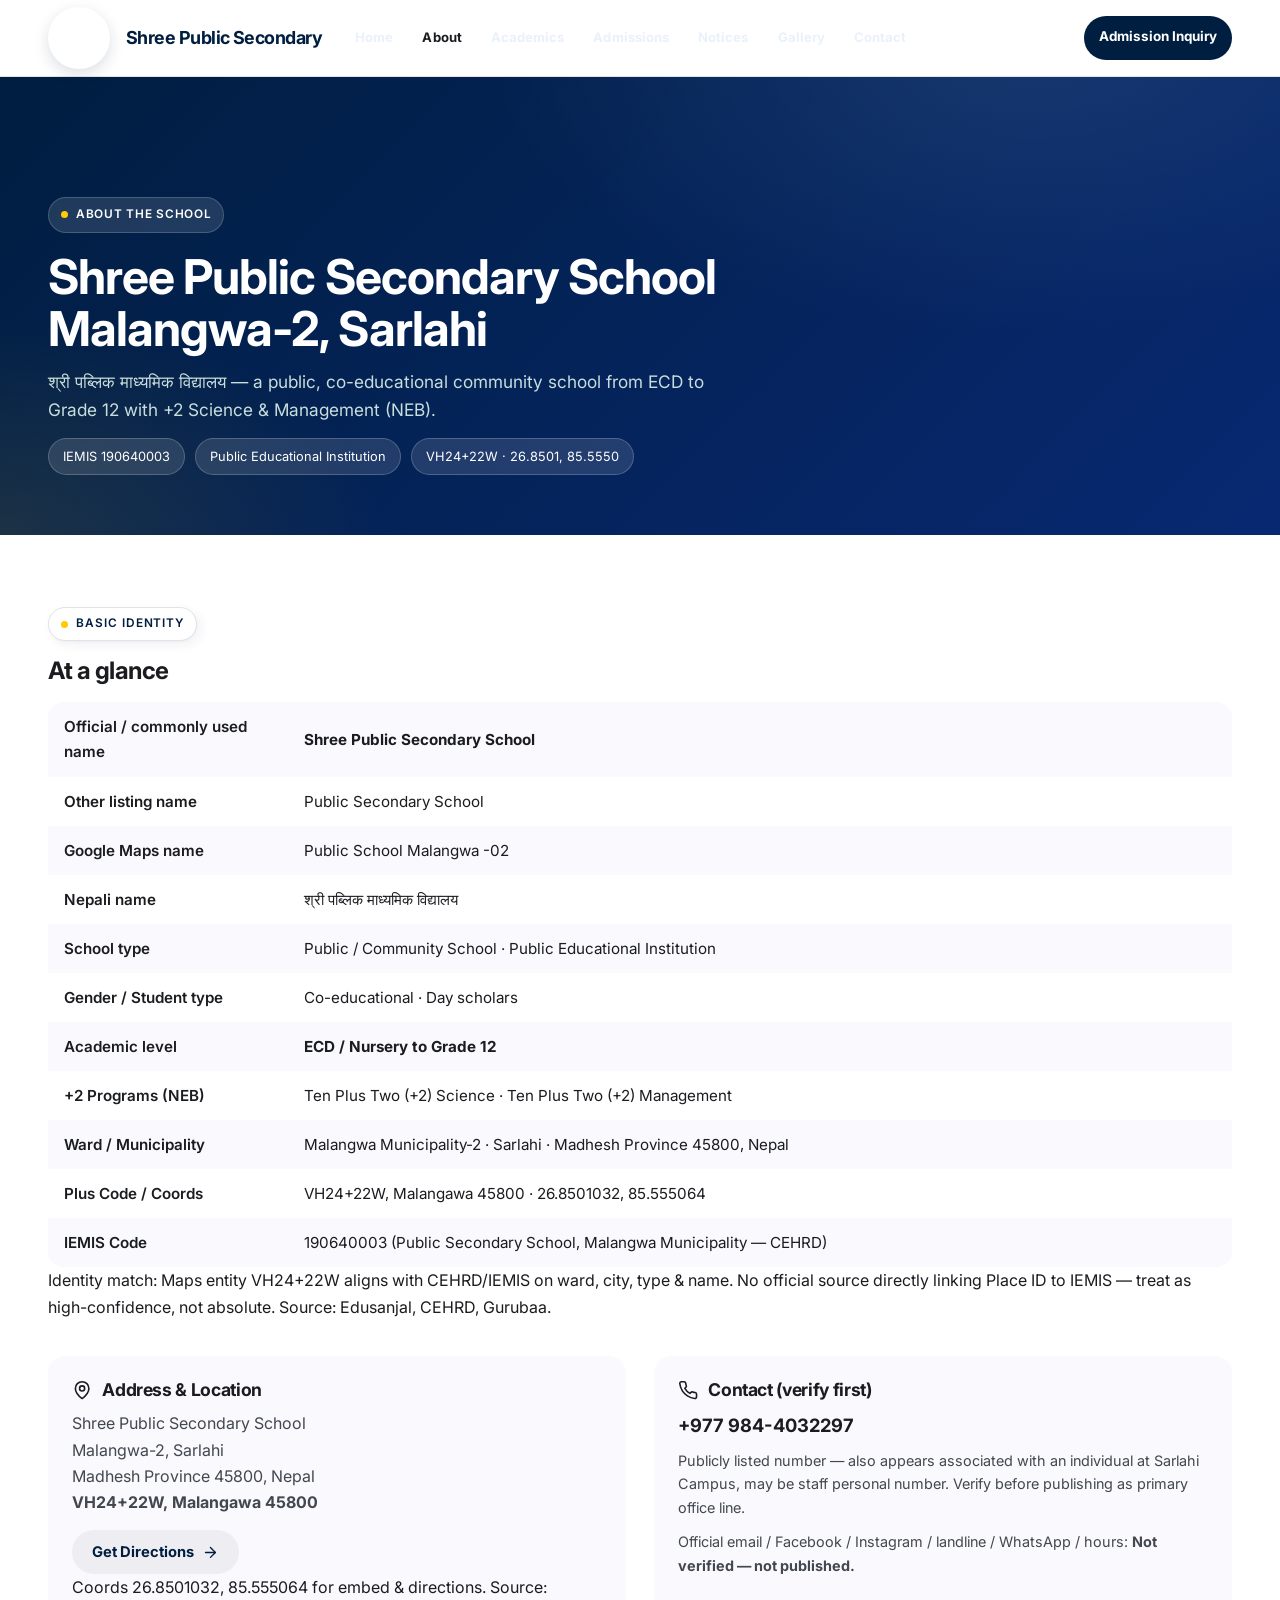
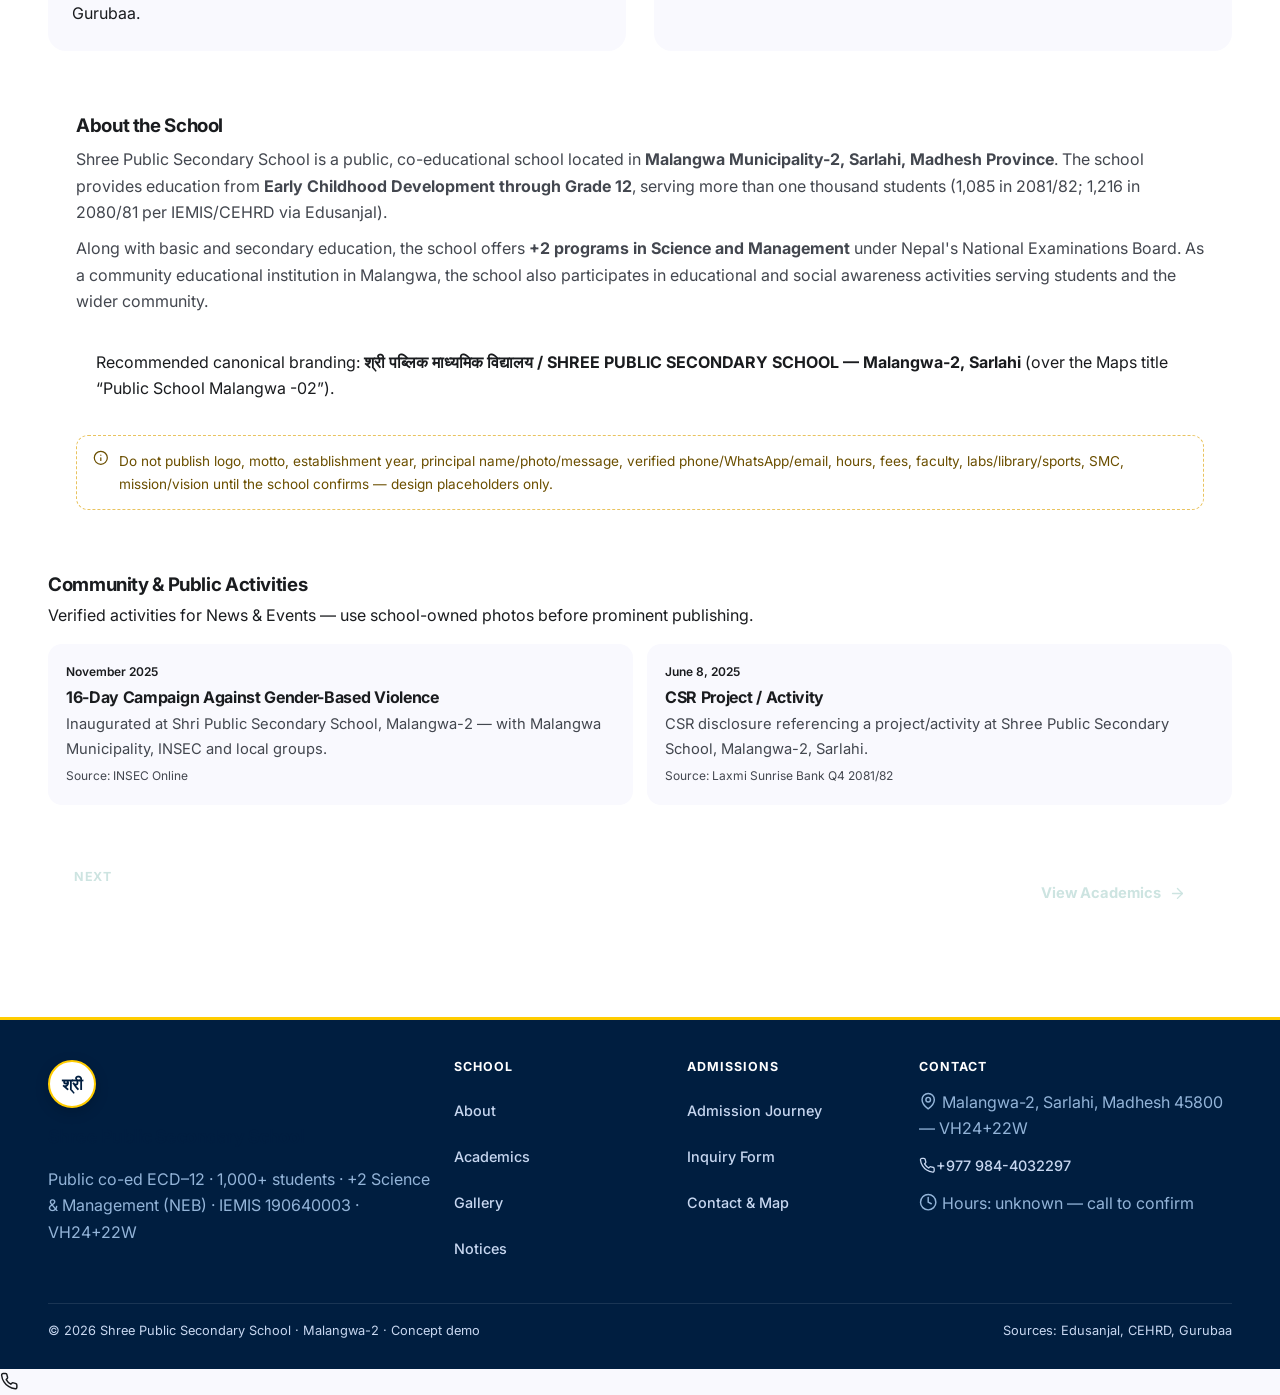
<file: about.html>
﻿<!DOCTYPE html>
<html lang="en">
<head>
<meta charset="UTF-8">
<meta name="viewport" content="width=device-width, initial-scale=1.0">
<title>About — Shree Public Secondary School, Malangwa-2</title>
<meta name="description" content="About Shree Public Secondary School (Public School Malangwa-02) — Malangwa-2, Sarlahi. Public co-ed ECD to 12, 1,085 students, IEMIS 190640003, +2 Science & Management.">
<link rel="stylesheet" href="style.css">
<link href="https://fonts.googleapis.com/css2?family=Outfit:wght@400;500;600;700;800&family=Source+Sans+3:wght@400;500;600;700&family=Inter:wght@500;600;700&display=swap" rel="stylesheet">
</head>
<body>
<svg xmlns="http://www.w3.org/2000/svg" style="display:none" aria-hidden="true">
  <symbol id="i-phone" viewBox="0 0 24 24"><path d="M22 16.92v3a2 2 0 0 1-2.18 2 19.79 19.79 0 0 1-8.63-3.07 19.5 19.5 0 0 1-6-6 19.79 19.79 0 0 1-3.07-8.67A2 2 0 0 1 4.11 2h3a2 2 0 0 1 2 1.72c.13.96.36 1.9.7 2.81a2 2 0 0 1-.45 2.11L8.09 9.91a16 16 0 0 0 6 6l1.27-1.27a2 2 0 0 1 2.11-.45c.9.34 1.85.57 2.81.7A2 2 0 0 1 22 16.92z"/></symbol>
  <symbol id="i-pin" viewBox="0 0 24 24"><path d="M20 10c0 6-8 12-8 12s-8-6-8-12a8 8 0 0 1 16 0z"/><circle cx="12" cy="10" r="3"/></symbol>
  <symbol id="i-mail" viewBox="0 0 24 24"><rect x="2" y="4" width="20" height="16" rx="2"/><path d="m22 7-10 6L2 7"/></symbol>
  <symbol id="i-clock" viewBox="0 0 24 24"><circle cx="12" cy="12" r="10"/><path d="M12 6v6l4 2"/></symbol>
  <symbol id="i-arrow" viewBox="0 0 24 24"><path d="M5 12h14"/><path d="m12 5 7 7-7 7"/></symbol>
  <symbol id="i-check" viewBox="0 0 24 24"><path d="M20 6 9 17l-5-5"/></symbol>
  <symbol id="i-menu" viewBox="0 0 24 24"><path d="M3 12h18"/><path d="M3 6h18"/><path d="M3 18h18"/></symbol>
  <symbol id="i-close" viewBox="0 0 24 24"><path d="M18 6 6 18"/><path d="m6 6 12 12"/></symbol>
  <symbol id="i-book" viewBox="0 0 24 24"><path d="M4 19.5A2.5 2.5 0 0 1 6.5 17H20"/><path d="M6.5 2H20v20H6.5A2.5 2.5 0 0 1 4 19.5v-15A2.5 2.5 0 0 1 6.5 2z"/></symbol>
  <symbol id="i-grad" viewBox="0 0 24 24"><path d="m22 10-10-5L2 10l10 5 10-5z"/><path d="M6 12v5c0 1.66 2.69 3 6 3s6-1.34 6-3v-5"/><path d="M22 10v6"/></symbol>
  <symbol id="i-info" viewBox="0 0 24 24"><circle cx="12" cy="12" r="10"/><path d="M12 16v-4"/><path d="M12 8h.01"/></symbol>
  <symbol id="i-building" viewBox="0 0 24 24"><path d="M3 21h18"/><path d="M5 21V5a2 2 0 0 1 2-2h10a2 2 0 0 1 2 2v16"/><path d="M9 7h1"/><path d="M14 7h1"/><path d="M9 11h1"/><path d="M14 11h1"/><path d="M9 15h1"/><path d="M14 15h1"/></symbol>
  <symbol id="i-award" viewBox="0 0 24 24"><circle cx="12" cy="8" r="6"/><path d="M15.5 13 17 22l-5-3-5 3 1.5-9"/></symbol>
</svg>
<header class="site-header" id="siteHeader">
  <div class="wrap header-inner">
    <a class="brand" href="index.html" aria-label="Shree Public Secondary School home">
      <span class="brand-mark">श्री</span>
      <span><span class="brand-name">Shree Public Secondary</span><span class="brand-sub">Malangwa-2, Sarlahi · Madhesh 45800</span></span>
    </a>
    <nav class="main-nav" aria-label="Primary">
      <a href="index.html">Home</a>
      <a href="about.html" style="background:var(--turq-100);color:var(--teal)">About</a>
      <a href="academics.html">Academics</a>
      <a href="admissions.html">Admissions</a>
      <a href="notices.html">Notices</a>
      <a href="gallery.html">Gallery</a>
      <a href="contact.html">Contact</a>
    </nav>
    <div class="header-cta"><a href="admissions.html" class="btn btn-primary">Admission Inquiry</a></div>
    <button class="nav-toggle" id="navToggle" aria-label="Open menu"><svg class="ic"><use href="#i-menu"/></svg></button>
  </div>
</header>
<nav class="mobile-nav" id="mobileNav" aria-label="Mobile">
  <div class="mn-head"><span class="brand-name">Shree Public<br>Secondary School</span><button class="mn-close" id="navClose"><svg class="ic"><use href="#i-close"/></svg></button></div>
  <div class="mn-links">
    <a href="index.html">Home <svg class="ic"><use href="#i-arrow"/></svg></a>
    <a href="about.html">About <svg class="ic"><use href="#i-arrow"/></svg></a>
    <a href="academics.html">Academics <svg class="ic"><use href="#i-arrow"/></svg></a>
    <a href="admissions.html">Admissions <svg class="ic"><use href="#i-arrow"/></svg></a>
    <a href="notices.html">Notices <svg class="ic"><use href="#i-arrow"/></svg></a>
    <a href="gallery.html">Gallery <svg class="ic"><use href="#i-arrow"/></svg></a>
    <a href="contact.html">Contact <svg class="ic"><use href="#i-arrow"/></svg></a>
  </div>
  <div class="mn-foot">
    <a href="tel:+9779844032297"><svg class="ic"><use href="#i-phone"/></svg>&nbsp;+977 984-4032297</a>
    <a href="https://www.google.com/maps/search/?api=1&query=26.8501032,85.555064" target="_blank" rel="noopener"><svg class="ic"><use href="#i-pin"/></svg>&nbsp;VH24+22W, Malangwa 45800</a>
    <a href="admissions.html" class="btn btn-amber" style="justify-content:center">Admission Inquiry</a>
  </div>
</nav>
<main>
<section class="hero" style="padding:120px 0 60px">
  <div class="hero-grid-bg"></div>
  <div class="wrap" style="position:relative">
    <span class="hero-badge"><span class="dot"></span> About the School</span>
    <h1 style="color:#fff;margin:18px 0 12px;font-size:clamp(2rem,5vw,3rem)">Shree Public Secondary School<br><span style="color:var(--amber)">Malangwa-2, Sarlahi</span></h1>
    <p class="lead" style="color:#C9DEDC;max-width:680px">श्री पब्लिक माध्यमिक विद्यालय — a public, co-educational community school from ECD to Grade 12 with +2 Science &amp; Management (NEB).</p>
    <div style="margin-top:14px;display:flex;gap:10px;flex-wrap:wrap"><span style="background:rgba(255,255,255,.12);border:1px solid rgba(255,255,255,.2);padding:7px 14px;border-radius:999px;font-family:var(--font-ui);font-size:.8rem">IEMIS 190640003</span><span style="background:rgba(255,255,255,.12);border:1px solid rgba(255,255,255,.2);padding:7px 14px;border-radius:999px;font-family:var(--font-ui);font-size:.8rem">Public Educational Institution</span><span style="background:rgba(255,255,255,.12);border:1px solid rgba(255,255,255,.2);padding:7px 14px;border-radius:999px;font-family:var(--font-ui);font-size:.8rem">VH24+22W · 26.8501, 85.5550</span></div>
  </div>
</section>
<section class="section" style="background:#fff;border-bottom:1px solid var(--line)">
  <div class="wrap">
    <div style="display:grid;gap:36px;grid-template-columns:1fr">
      <div class="reveal">
        <span class="eyebrow"><span class="dot"></span> Basic Identity</span>
        <h2 style="margin:16px 0 18px">At a glance</h2>
        <div style="overflow:auto;border:1px solid var(--line);border-radius:16px">
          <table style="width:100%;border-collapse:collapse;font-size:.95rem">
            <tbody>
              <tr style="background:var(--bg)"><td style="padding:12px 16px;font-weight:600;width:240px;border-bottom:1px solid var(--line)">Official / commonly used name</td><td style="padding:12px 16px;border-bottom:1px solid var(--line)"><strong>Shree Public Secondary School</strong></td></tr>
              <tr><td style="padding:12px 16px;font-weight:600;border-bottom:1px solid var(--line)">Other listing name</td><td style="padding:12px 16px;border-bottom:1px solid var(--line)">Public Secondary School</td></tr>
              <tr style="background:var(--bg)"><td style="padding:12px 16px;font-weight:600;border-bottom:1px solid var(--line)">Google Maps name</td><td style="padding:12px 16px;border-bottom:1px solid var(--line)">Public School Malangwa -02</td></tr>
              <tr><td style="padding:12px 16px;font-weight:600;border-bottom:1px solid var(--line)">Nepali name</td><td style="padding:12px 16px;border-bottom:1px solid var(--line)">श्री पब्लिक माध्यमिक विद्यालय</td></tr>
              <tr style="background:var(--bg)"><td style="padding:12px 16px;font-weight:600;border-bottom:1px solid var(--line)">School type</td><td style="padding:12px 16px;border-bottom:1px solid var(--line)">Public / Community School · Public Educational Institution</td></tr>
              <tr><td style="padding:12px 16px;font-weight:600;border-bottom:1px solid var(--line)">Gender / Student type</td><td style="padding:12px 16px;border-bottom:1px solid var(--line)">Co-educational · Day scholars</td></tr>
              <tr style="background:var(--bg)"><td style="padding:12px 16px;font-weight:600;border-bottom:1px solid var(--line)">Academic level</td><td style="padding:12px 16px;border-bottom:1px solid var(--line)"><strong>ECD / Nursery to Grade 12</strong></td></tr>
              <tr><td style="padding:12px 16px;font-weight:600;border-bottom:1px solid var(--line)">+2 Programs (NEB)</td><td style="padding:12px 16px;border-bottom:1px solid var(--line)">Ten Plus Two (+2) Science · Ten Plus Two (+2) Management</td></tr>
              <tr style="background:var(--bg)"><td style="padding:12px 16px;font-weight:600;border-bottom:1px solid var(--line)">Ward / Municipality</td><td style="padding:12px 16px;border-bottom:1px solid var(--line)">Malangwa Municipality-2 · Sarlahi · Madhesh Province 45800, Nepal</td></tr>
              <tr><td style="padding:12px 16px;font-weight:600;border-bottom:1px solid var(--line)">Plus Code / Coords</td><td style="padding:12px 16px;border-bottom:1px solid var(--line)">VH24+22W, Malangawa 45800 · 26.8501032, 85.555064</td></tr>
              <tr style="background:var(--bg)"><td style="padding:12px 16px;font-weight:600">IEMIS Code</td><td style="padding:12px 16px">190640003 (Public Secondary School, Malangwa Municipality — CEHRD)</td></tr>
            </tbody>
          </table>
        </div>
        <p class="footnote">Identity match: Maps entity VH24+22W aligns with CEHRD/IEMIS on ward, city, type &amp; name. No official source directly linking Place ID to IEMIS — treat as high-confidence, not absolute. Source: Edusanjal, CEHRD, Gurubaa.</p>
      </div>
      <div style="display:grid;gap:28px;grid-template-columns:1fr 1fr">
        <div style="background:var(--bg);border:1px solid var(--line);border-radius:18px;padding:24px">
          <h3 style="font-size:1.1rem;display:flex;gap:10px;align-items:center"><svg class="ic" style="color:var(--turq)"><use href="#i-pin"/></svg> Address &amp; Location</h3>
          <p style="color:var(--muted);margin-top:10px">Shree Public Secondary School<br>Malangwa-2, Sarlahi<br>Madhesh Province 45800, Nepal<br><strong style="color:var(--dark)">VH24+22W, Malangawa 45800</strong></p>
          <a href="https://www.google.com/maps/search/?api=1&query=26.8501032,85.555064" target="_blank" rel="noopener" class="btn btn-soft" style="margin-top:14px">Get Directions <svg class="ic"><use href="#i-arrow"/></svg></a>
          <p class="footnote">Coords 26.8501032, 85.555064 for embed &amp; directions. Source: Gurubaa.</p>
        </div>
        <div style="background:var(--bg);border:1px solid var(--line);border-radius:18px;padding:24px">
          <h3 style="font-size:1.1rem;display:flex;gap:10px;align-items:center"><svg class="ic" style="color:var(--turq)"><use href="#i-phone"/></svg> Contact (verify first)</h3>
          <p style="margin-top:10px"><a href="tel:+9779844032297" style="font-weight:700;color:var(--teal);font-size:1.15rem">+977 984-4032297</a></p>
          <p style="color:var(--muted);font-size:.9rem;margin-top:8px">Publicly listed number — also appears associated with an individual at Sarlahi Campus, may be staff personal number. Verify before publishing as primary office line.</p>
          <p style="color:var(--muted);font-size:.9rem;margin-top:10px">Official email / Facebook / Instagram / landline / WhatsApp / hours: <strong>Not verified — not published.</strong></p>
        </div>
      </div>
      <div style="background:#fff;border:1px solid var(--line);border-radius:18px;padding:28px">
        <h3>About the School</h3>
        <p style="color:var(--muted);margin-top:10px">Shree Public Secondary School is a public, co-educational school located in <strong style="color:var(--dark)">Malangwa Municipality-2, Sarlahi, Madhesh Province</strong>. The school provides education from <strong style="color:var(--dark)">Early Childhood Development through Grade 12</strong>, serving more than one thousand students (1,085 in 2081/82; 1,216 in 2080/81 per IEMIS/CEHRD via Edusanjal).</p>
        <p style="color:var(--muted);margin-top:10px">Along with basic and secondary education, the school offers <strong style="color:var(--dark)">+2 programs in Science and Management</strong> under Nepal&apos;s National Examinations Board. As a community educational institution in Malangwa, the school also participates in educational and social awareness activities serving students and the wider community.</p>
        <div style="background:var(--turq-100);border-left:4px solid var(--turq);border-radius:12px;padding:16px 20px;margin:18px 0;color:var(--teal-600)">Recommended canonical branding: <strong>श्री पब्लिक माध्यमिक विद्यालय / SHREE PUBLIC SECONDARY SCHOOL — Malangwa-2, Sarlahi</strong> (over the Maps title “Public School Malangwa -02”).</div>
        <div style="background:var(--amber-50);border:1px dashed #E9C35E;border-radius:12px;padding:14px 16px;display:flex;gap:10px;font-family:var(--font-ui);font-size:.85rem;color:#6B4F00"><svg class="ic" style="color:var(--amber)"><use href="#i-info"/></svg><span>Do not publish logo, motto, establishment year, principal name/photo/message, verified phone/WhatsApp/email, hours, fees, faculty, labs/library/sports, SMC, mission/vision until the school confirms — design placeholders only.</span></div>
      </div>
      <div>
        <h3>Community &amp; Public Activities</h3>
        <p class="footnote" style="margin-top:6px">Verified activities for News &amp; Events — use school-owned photos before prominent publishing.</p>
        <div style="display:grid;gap:14px;grid-template-columns:1fr 1fr;margin-top:16px">
          <div style="background:var(--bg);border:1px solid var(--line);border-radius:14px;padding:18px">
            <div style="font-family:var(--font-ui);font-size:.75rem;font-weight:600;color:var(--teal-600)">November 2025</div>
            <h4 style="margin:6px 0">16-Day Campaign Against Gender-Based Violence</h4>
            <p style="color:var(--muted);font-size:.92rem">Inaugurated at Shri Public Secondary School, Malangwa-2 — with Malangwa Municipality, INSEC and local groups.</p>
            <span style="font-size:.75rem;color:var(--muted)">Source: INSEC Online</span>
          </div>
          <div style="background:var(--bg);border:1px solid var(--line);border-radius:14px;padding:18px">
            <div style="font-family:var(--font-ui);font-size:.75rem;font-weight:600;color:var(--teal-600)">June 8, 2025</div>
            <h4 style="margin:6px 0">CSR Project / Activity</h4>
            <p style="color:var(--muted);font-size:.92rem">CSR disclosure referencing a project/activity at Shree Public Secondary School, Malangwa-2, Sarlahi.</p>
            <span style="font-size:.75rem;color:var(--muted)">Source: Laxmi Sunrise Bank Q4 2081/82</span>
          </div>
        </div>
      </div>
      <div style="background:var(--dark);color:#CDE4E1;border-radius:18px;padding:26px;display:flex;flex-wrap:wrap;gap:16px;align-items:center;justify-content:space-between">
        <div><div style="font-family:var(--font-ui);color:var(--amber);font-weight:700;letter-spacing:.06em;font-size:.78rem">NEXT</div><div style="font-weight:700;color:#fff;font-size:1.2rem">Explore Academics: ECD to +2 Science &amp; Management</div></div>
        <a href="academics.html" class="btn btn-amber">View Academics <svg class="ic"><use href="#i-arrow"/></svg></a>
      </div>
    </div>
  </div>
</section>
</main>
<footer class="site-footer">
  <div class="wrap">
    <div class="foot-grid">
      <div class="foot-brand"><span class="brand-mark">श्री</span><span class="brand-name">Shree Public Secondary School</span><p>Public co-ed ECD–12 · 1,000+ students · +2 Science &amp; Management (NEB) · IEMIS 190640003 · VH24+22W</p></div>
      <div class="foot-col"><h4>School</h4><ul><li><a href="about.html">About</a></li><li><a href="academics.html">Academics</a></li><li><a href="gallery.html">Gallery</a></li><li><a href="notices.html">Notices</a></li></ul></div>
      <div class="foot-col"><h4>Admissions</h4><ul><li><a href="admissions.html">Admission Journey</a></li><li><a href="admissions.html#inquiry">Inquiry Form</a></li><li><a href="contact.html">Contact &amp; Map</a></li></ul></div>
      <div class="foot-col"><h4>Contact</h4><ul><li><svg class="ic"><use href="#i-pin"/></svg> Malangwa-2, Sarlahi, Madhesh 45800 — VH24+22W</li><li><a href="tel:+9779844032297"><svg class="ic"><use href="#i-phone"/></svg> +977 984-4032297</a></li><li><svg class="ic"><use href="#i-clock"/></svg> Hours: unknown — call to confirm</li></ul></div>
    </div>
    <div class="foot-bottom"><span>© 2026 Shree Public Secondary School · Malangwa-2 · Concept demo</span><span class="demo-tag">Sources: Edusanjal, CEHRD, Gurubaa</span></div>
  </div>
</footer>
<a class="wa-fab" href="https://wa.me/9779844032297?text=Hello%2C%20I%20would%20like%20to%20ask%20about%20Shree%20Public%20Secondary%20School%20Malangwa-2." target="_blank" rel="noopener" aria-label="WhatsApp"><svg class="ic"><use href="#i-phone"/></svg></a>
<script>
(function(){var h=document.getElementById("siteHeader");function s(){window.scrollY>12?h.classList.add("scrolled"):h.classList.remove("scrolled")}window.addEventListener("scroll",s,{passive:true});s();var t=document.getElementById("navToggle"),c=document.getElementById("navClose"),m=document.getElementById("mobileNav");function o(){m.classList.add("open");t.setAttribute("aria-expanded","true");document.body.style.overflow="hidden"}function x(){m.classList.remove("open");t.setAttribute("aria-expanded","false");document.body.style.overflow=""}t&&t.addEventListener("click",o);c&&c.addEventListener("click",x);m&&m.querySelectorAll("a").forEach(function(a){a.addEventListener("click",x)});window.addEventListener("keydown",function(e){if(e.key==="Escape")x()})})();
</script>
</body>
</html>
</file>
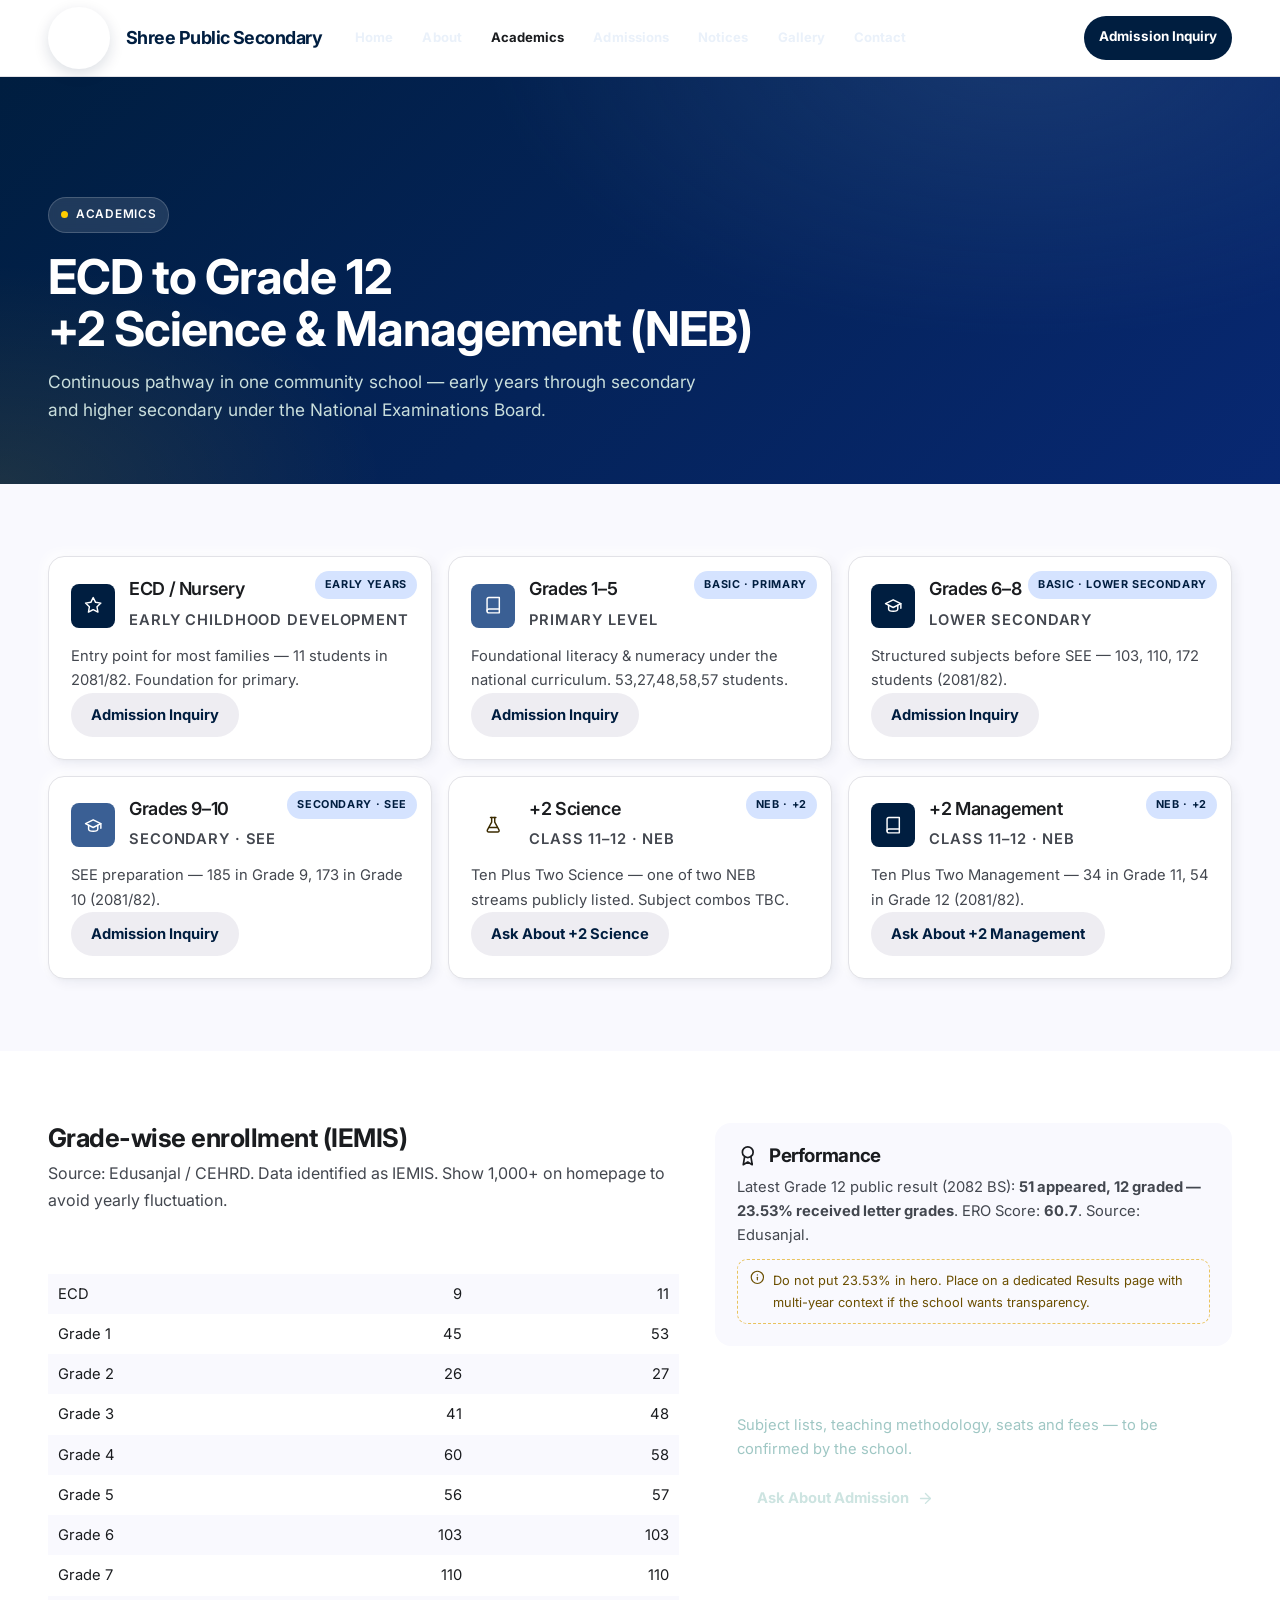
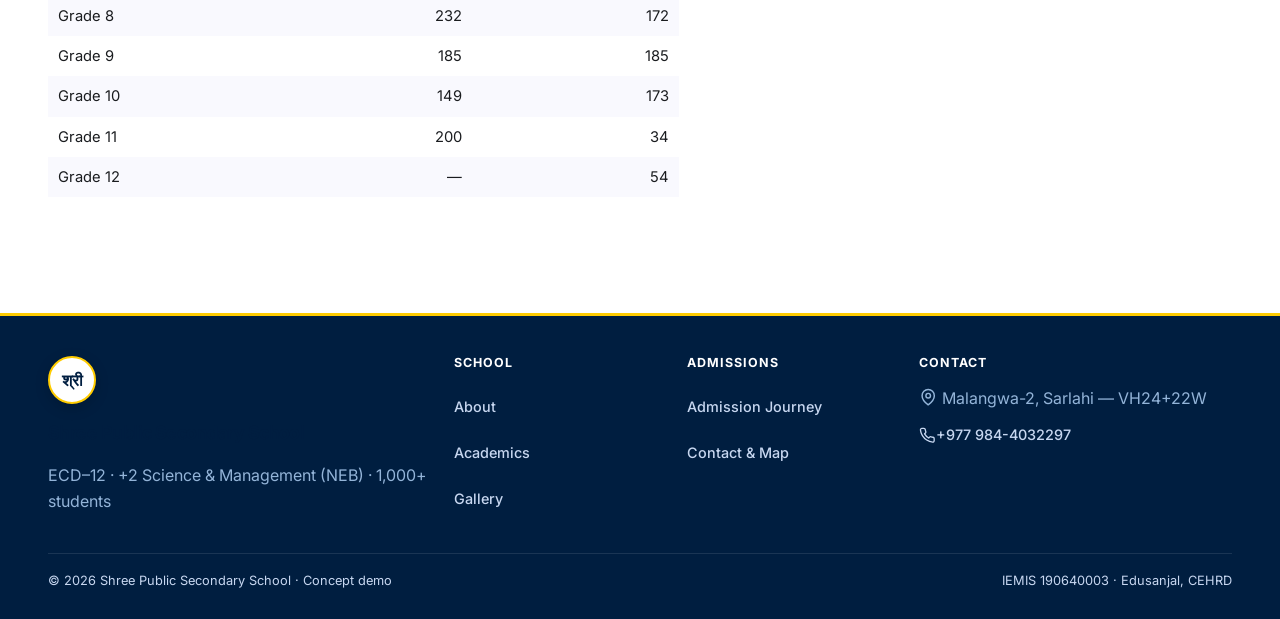
<file: academics.html>
﻿<!DOCTYPE html>
<html lang="en">
<head>
<meta charset="UTF-8">
<meta name="viewport" content="width=device-width, initial-scale=1.0">
<title>Academics — Shree Public Secondary School, Malangwa-2</title>
<meta name="description" content="Academics at Shree Public Secondary School — ECD to Grade 12, +2 Science & Management (NEB), enrollment 1,085. Malangwa-2, Sarlahi.">
<link rel="stylesheet" href="style.css">
<link href="https://fonts.googleapis.com/css2?family=Outfit:wght@400;500;600;700;800&family=Source+Sans+3:wght@400;500;600;700&family=Inter:wght@500;600;700&display=swap" rel="stylesheet">
</head>
<body>
<svg xmlns="http://www.w3.org/2000/svg" style="display:none" aria-hidden="true">
  <symbol id="i-phone" viewBox="0 0 24 24"><path d="M22 16.92v3a2 2 0 0 1-2.18 2 19.79 19.79 0 0 1-8.63-3.07 19.5 19.5 0 0 1-6-6 19.79 19.79 0 0 1-3.07-8.67A2 2 0 0 1 4.11 2h3a2 2 0 0 1 2 1.72c.13.96.36 1.9.7 2.81a2 2 0 0 1-.45 2.11L8.09 9.91a16 16 0 0 0 6 6l1.27-1.27a2 2 0 0 1 2.11-.45c.9.34 1.85.57 2.81.7A2 2 0 0 1 22 16.92z"/></symbol>
  <symbol id="i-pin" viewBox="0 0 24 24"><path d="M20 10c0 6-8 12-8 12s-8-6-8-12a8 8 0 0 1 16 0z"/><circle cx="12" cy="10" r="3"/></symbol>
  <symbol id="i-book" viewBox="0 0 24 24"><path d="M4 19.5A2.5 2.5 0 0 1 6.5 17H20"/><path d="M6.5 2H20v20H6.5A2.5 2.5 0 0 1 4 19.5v-15A2.5 2.5 0 0 1 6.5 2z"/></symbol>
  <symbol id="i-grad" viewBox="0 0 24 24"><path d="m22 10-10-5L2 10l10 5 10-5z"/><path d="M6 12v5c0 1.66 2.69 3 6 3s6-1.34 6-3v-5"/><path d="M22 10v6"/></symbol>
  <symbol id="i-flask" viewBox="0 0 24 24"><path d="M10 2v6L4.5 18a2 2 0 0 0 1.77 3h11.46a2 2 0 0 0 1.77-3L14 8V2"/><path d="M8.5 2h7"/><path d="M7 15h10"/></symbol>
  <symbol id="i-arrow" viewBox="0 0 24 24"><path d="M5 12h14"/><path d="m12 5 7 7-7 7"/></symbol>
  <symbol id="i-check" viewBox="0 0 24 24"><path d="M20 6 9 17l-5-5"/></symbol>
  <symbol id="i-menu" viewBox="0 0 24 24"><path d="M3 12h18"/><path d="M3 6h18"/><path d="M3 18h18"/></symbol>
  <symbol id="i-close" viewBox="0 0 24 24"><path d="M18 6 6 18"/><path d="m6 6 12 12"/></symbol>
  <symbol id="i-info" viewBox="0 0 24 24"><circle cx="12" cy="12" r="10"/><path d="M12 16v-4"/><path d="M12 8h.01"/></symbol>
  <symbol id="i-star" viewBox="0 0 24 24"><path d="m12 2 3.09 6.26L22 9.27l-5 4.87 1.18 6.88L12 17.77l-6.18 3.25L7 14.14 2 9.27l6.91-1.01L12 2z"/></symbol>
  <symbol id="i-award" viewBox="0 0 24 24"><circle cx="12" cy="8" r="6"/><path d="M15.5 13 17 22l-5-3-5 3 1.5-9"/></symbol>
</svg>
<header class="site-header" id="siteHeader">
  <div class="wrap header-inner">
    <a class="brand" href="index.html"><span class="brand-mark">श्री</span><span><span class="brand-name">Shree Public Secondary</span><span class="brand-sub">Malangwa-2, Sarlahi</span></span></a>
    <nav class="main-nav"><a href="index.html">Home</a><a href="about.html">About</a><a href="academics.html" style="background:var(--turq-100);color:var(--teal)">Academics</a><a href="admissions.html">Admissions</a><a href="notices.html">Notices</a><a href="gallery.html">Gallery</a><a href="contact.html">Contact</a></nav>
    <div class="header-cta"><a href="admissions.html" class="btn btn-primary">Admission Inquiry</a></div>
    <button class="nav-toggle" id="navToggle"><svg class="ic"><use href="#i-menu"/></svg></button>
  </div>
</header>
<nav class="mobile-nav" id="mobileNav"><div class="mn-head"><span class="brand-name">Shree Public<br>Secondary School</span><button class="mn-close" id="navClose"><svg class="ic"><use href="#i-close"/></svg></button></div><div class="mn-links"><a href="index.html">Home <svg class="ic"><use href="#i-arrow"/></svg></a><a href="about.html">About <svg class="ic"><use href="#i-arrow"/></svg></a><a href="academics.html">Academics <svg class="ic"><use href="#i-arrow"/></svg></a><a href="admissions.html">Admissions <svg class="ic"><use href="#i-arrow"/></svg></a><a href="notices.html">Notices <svg class="ic"><use href="#i-arrow"/></svg></a><a href="gallery.html">Gallery <svg class="ic"><use href="#i-arrow"/></svg></a><a href="contact.html">Contact <svg class="ic"><use href="#i-arrow"/></svg></a></div><div class="mn-foot"><a href="tel:+9779844032297"><svg class="ic"><use href="#i-phone"/></svg>&nbsp;+977 984-4032297</a><a href="admissions.html" class="btn btn-amber" style="justify-content:center">Admission Inquiry</a></div></nav>
<main>
<section class="hero" style="padding:120px 0 60px"><div class="hero-grid-bg"></div><div class="wrap" style="position:relative"><span class="hero-badge"><span class="dot"></span> Academics</span><h1 style="color:#fff;margin:18px 0 12px;font-size:clamp(2rem,5vw,3rem)">ECD to Grade 12<br><span style="color:var(--amber)">+2 Science &amp; Management (NEB)</span></h1><p class="lead" style="color:#C9DEDC;max-width:680px">Continuous pathway in one community school — early years through secondary and higher secondary under the National Examinations Board.</p></div></section>
<section class="section" style="background:var(--bg)">
  <div class="wrap">
    <div style="display:grid;gap:16px;grid-template-columns:1fr 1fr 1fr" class="acad-grid">
      <article class="acad-card"><span class="acad-tag">Early Years</span><div class="acad-top"><span class="acad-icon"><svg class="ic"><use href="#i-star"/></svg></span><div><h3>ECD / Nursery</h3><p class="acad-level">Early Childhood Development</p></div></div><p>Entry point for most families — 11 students in 2081/82. Foundation for primary.</p><a href="admissions.html" class="btn btn-soft">Admission Inquiry</a></article>
      <article class="acad-card"><span class="acad-tag">Basic · Primary</span><div class="acad-top"><span class="acad-icon alt"><svg class="ic"><use href="#i-book"/></svg></span><div><h3>Grades 1–5</h3><p class="acad-level">Primary Level</p></div></div><p>Foundational literacy &amp; numeracy under the national curriculum. 53,27,48,58,57 students.</p><a href="admissions.html" class="btn btn-soft">Admission Inquiry</a></article>
      <article class="acad-card"><span class="acad-tag">Basic · Lower Secondary</span><div class="acad-top"><span class="acad-icon"><svg class="ic"><use href="#i-grad"/></svg></span><div><h3>Grades 6–8</h3><p class="acad-level">Lower Secondary</p></div></div><p>Structured subjects before SEE — 103, 110, 172 students (2081/82).</p><a href="admissions.html" class="btn btn-soft">Admission Inquiry</a></article>
      <article class="acad-card"><span class="acad-tag">Secondary · SEE</span><div class="acad-top"><span class="acad-icon alt"><svg class="ic"><use href="#i-grad"/></svg></span><div><h3>Grades 9–10</h3><p class="acad-level">Secondary · SEE</p></div></div><p>SEE preparation — 185 in Grade 9, 173 in Grade 10 (2081/82).</p><a href="admissions.html" class="btn btn-soft">Admission Inquiry</a></article>
      <article class="acad-card"><span class="acad-tag">NEB · +2</span><div class="acad-top"><span class="acad-icon" style="background:linear-gradient(135deg,var(--amber),#FFB51A);color:#3B2B00"><svg class="ic"><use href="#i-flask"/></svg></span><div><h3>+2 Science</h3><p class="acad-level">Class 11–12 · NEB</p></div></div><p>Ten Plus Two Science — one of two NEB streams publicly listed. Subject combos TBC.</p><a href="admissions.html" class="btn btn-soft">Ask About +2 Science</a></article>
      <article class="acad-card"><span class="acad-tag">NEB · +2</span><div class="acad-top"><span class="acad-icon"><svg class="ic"><use href="#i-book"/></svg></span><div><h3>+2 Management</h3><p class="acad-level">Class 11–12 · NEB</p></div></div><p>Ten Plus Two Management — 34 in Grade 11, 54 in Grade 12 (2081/82).</p><a href="admissions.html" class="btn btn-soft">Ask About +2 Management</a></article>
    </div>
  </div>
</section>
<section class="section" style="background:#fff;border-top:1px solid var(--line)">
  <div class="wrap">
    <div style="display:grid;gap:36px;grid-template-columns:1.1fr .9fr">
      <div>
        <h2 style="font-size:1.6rem">Grade-wise enrollment (IEMIS)</h2>
        <p style="color:var(--muted);margin:8px 0 16px">Source: Edusanjal / CEHRD. Data identified as IEMIS. Show 1,000+ on homepage to avoid yearly fluctuation.</p>
        <div style="overflow:auto;border:1px solid var(--line);border-radius:16px">
          <table style="width:100%;border-collapse:collapse;font-size:.92rem">
            <thead><tr style="background:var(--teal);color:#fff"><th style="padding:10px;text-align:left">Grade</th><th style="padding:10px;text-align:right">2080/81</th><th style="padding:10px;text-align:right">2081/82</th></tr></thead>
            <tbody>
              <tr style="background:var(--bg)"><td style="padding:8px 10px;border-bottom:1px solid var(--line)">ECD</td><td style="padding:8px 10px;text-align:right;border-bottom:1px solid var(--line)">9</td><td style="padding:8px 10px;text-align:right;border-bottom:1px solid var(--line)">11</td></tr>
              <tr><td style="padding:8px 10px;border-bottom:1px solid var(--line)">Grade 1</td><td style="padding:8px 10px;text-align:right;border-bottom:1px solid var(--line)">45</td><td style="padding:8px 10px;text-align:right;border-bottom:1px solid var(--line)">53</td></tr>
              <tr style="background:var(--bg)"><td style="padding:8px 10px;border-bottom:1px solid var(--line)">Grade 2</td><td style="padding:8px 10px;text-align:right;border-bottom:1px solid var(--line)">26</td><td style="padding:8px 10px;text-align:right;border-bottom:1px solid var(--line)">27</td></tr>
              <tr><td style="padding:8px 10px;border-bottom:1px solid var(--line)">Grade 3</td><td style="padding:8px 10px;text-align:right;border-bottom:1px solid var(--line)">41</td><td style="padding:8px 10px;text-align:right;border-bottom:1px solid var(--line)">48</td></tr>
              <tr style="background:var(--bg)"><td style="padding:8px 10px;border-bottom:1px solid var(--line)">Grade 4</td><td style="padding:8px 10px;text-align:right;border-bottom:1px solid var(--line)">60</td><td style="padding:8px 10px;text-align:right;border-bottom:1px solid var(--line)">58</td></tr>
              <tr><td style="padding:8px 10px;border-bottom:1px solid var(--line)">Grade 5</td><td style="padding:8px 10px;text-align:right;border-bottom:1px solid var(--line)">56</td><td style="padding:8px 10px;text-align:right;border-bottom:1px solid var(--line)">57</td></tr>
              <tr style="background:var(--bg)"><td style="padding:8px 10px;border-bottom:1px solid var(--line)">Grade 6</td><td style="padding:8px 10px;text-align:right;border-bottom:1px solid var(--line)">103</td><td style="padding:8px 10px;text-align:right;border-bottom:1px solid var(--line)">103</td></tr>
              <tr><td style="padding:8px 10px;border-bottom:1px solid var(--line)">Grade 7</td><td style="padding:8px 10px;text-align:right;border-bottom:1px solid var(--line)">110</td><td style="padding:8px 10px;text-align:right;border-bottom:1px solid var(--line)">110</td></tr>
              <tr style="background:var(--bg)"><td style="padding:8px 10px;border-bottom:1px solid var(--line)">Grade 8</td><td style="padding:8px 10px;text-align:right;border-bottom:1px solid var(--line)">232</td><td style="padding:8px 10px;text-align:right;border-bottom:1px solid var(--line)">172</td></tr>
              <tr><td style="padding:8px 10px;border-bottom:1px solid var(--line)">Grade 9</td><td style="padding:8px 10px;text-align:right;border-bottom:1px solid var(--line)">185</td><td style="padding:8px 10px;text-align:right;border-bottom:1px solid var(--line)">185</td></tr>
              <tr style="background:var(--bg)"><td style="padding:8px 10px;border-bottom:1px solid var(--line)">Grade 10</td><td style="padding:8px 10px;text-align:right;border-bottom:1px solid var(--line)">149</td><td style="padding:8px 10px;text-align:right;border-bottom:1px solid var(--line)">173</td></tr>
              <tr><td style="padding:8px 10px;border-bottom:1px solid var(--line)">Grade 11</td><td style="padding:8px 10px;text-align:right;border-bottom:1px solid var(--line)">200</td><td style="padding:8px 10px;text-align:right;border-bottom:1px solid var(--line)">34</td></tr>
              <tr style="background:var(--bg)"><td style="padding:8px 10px;border-bottom:1px solid var(--line)">Grade 12</td><td style="padding:8px 10px;text-align:right;border-bottom:1px solid var(--line)">—</td><td style="padding:8px 10px;text-align:right;border-bottom:1px solid var(--line)">54</td></tr>
              <tr style="background:var(--dark);color:#fff;font-weight:700"><td style="padding:10px">Total</td><td style="padding:10px;text-align:right">1,216</td><td style="padding:10px;text-align:right">1,085</td></tr>
            </tbody>
          </table>
        </div>
      </div>
      <div style="display:flex;flex-direction:column;gap:18px">
        <div style="background:var(--bg);border:1px solid var(--line);border-radius:16px;padding:22px">
          <h3 style="display:flex;gap:10px;align-items:center"><svg class="ic" style="color:var(--turq)"><use href="#i-award"/></svg> Performance</h3>
          <p style="color:var(--muted);margin-top:8px;font-size:.92rem">Latest Grade 12 public result (2082 BS): <strong style="color:var(--dark)">51 appeared, 12 graded — 23.53% received letter grades</strong>. ERO Score: <strong style="color:var(--dark)">60.7</strong>. Source: Edusanjal.</p>
          <div style="background:var(--amber-50);border:1px dashed #E9C35E;border-radius:10px;padding:10px 12px;margin-top:12px;font-family:var(--font-ui);font-size:.8rem;color:#6B4F00;display:flex;gap:8px"><svg class="ic" style="color:var(--amber)"><use href="#i-info"/></svg><span>Do not put 23.53% in hero. Place on a dedicated Results page with multi-year context if the school wants transparency.</span></div>
        </div>
        <div style="background:var(--dark);color:#CDE4E1;border-radius:16px;padding:22px">
          <h3 style="color:#fff">Need details?</h3>
          <p style="color:#9FC7C4;margin-top:6px;font-size:.92rem">Subject lists, teaching methodology, seats and fees — to be confirmed by the school.</p>
          <a href="admissions.html" class="btn btn-amber" style="margin-top:14px">Ask About Admission <svg class="ic"><use href="#i-arrow"/></svg></a>
        </div>
      </div>
    </div>
  </div>
</section>
</main>
<footer class="site-footer"><div class="wrap"><div class="foot-grid"><div class="foot-brand"><span class="brand-mark">श्री</span><span class="brand-name">Shree Public Secondary School</span><p>ECD–12 · +2 Science &amp; Management (NEB) · 1,000+ students</p></div><div class="foot-col"><h4>School</h4><ul><li><a href="about.html">About</a></li><li><a href="academics.html">Academics</a></li><li><a href="gallery.html">Gallery</a></li></ul></div><div class="foot-col"><h4>Admissions</h4><ul><li><a href="admissions.html">Admission Journey</a></li><li><a href="contact.html">Contact &amp; Map</a></li></ul></div><div class="foot-col"><h4>Contact</h4><ul><li><svg class="ic"><use href="#i-pin"/></svg> Malangwa-2, Sarlahi — VH24+22W</li><li><a href="tel:+9779844032297"><svg class="ic"><use href="#i-phone"/></svg> +977 984-4032297</a></li></ul></div></div><div class="foot-bottom"><span>© 2026 Shree Public Secondary School · Concept demo</span><span class="demo-tag">IEMIS 190640003 · Edusanjal, CEHRD</span></div></div></footer>
<script>(function(){var h=document.getElementById("siteHeader");function s(){window.scrollY>12?h.classList.add("scrolled"):h.classList.remove("scrolled")}window.addEventListener("scroll",s,{passive:true});s();var t=document.getElementById("navToggle"),c=document.getElementById("navClose"),m=document.getElementById("mobileNav");function o(){m.classList.add("open");t.setAttribute("aria-expanded","true");document.body.style.overflow="hidden"}function x(){m.classList.remove("open");t.setAttribute("aria-expanded","false");document.body.style.overflow=""}t&&t.addEventListener("click",o);c&&c.addEventListener("click",x);m&&m.querySelectorAll("a").forEach(function(a){a.addEventListener("click",x)});window.addEventListener("keydown",function(e){if(e.key==="Escape")x()})})();</script>
</body>
</html>
</file>
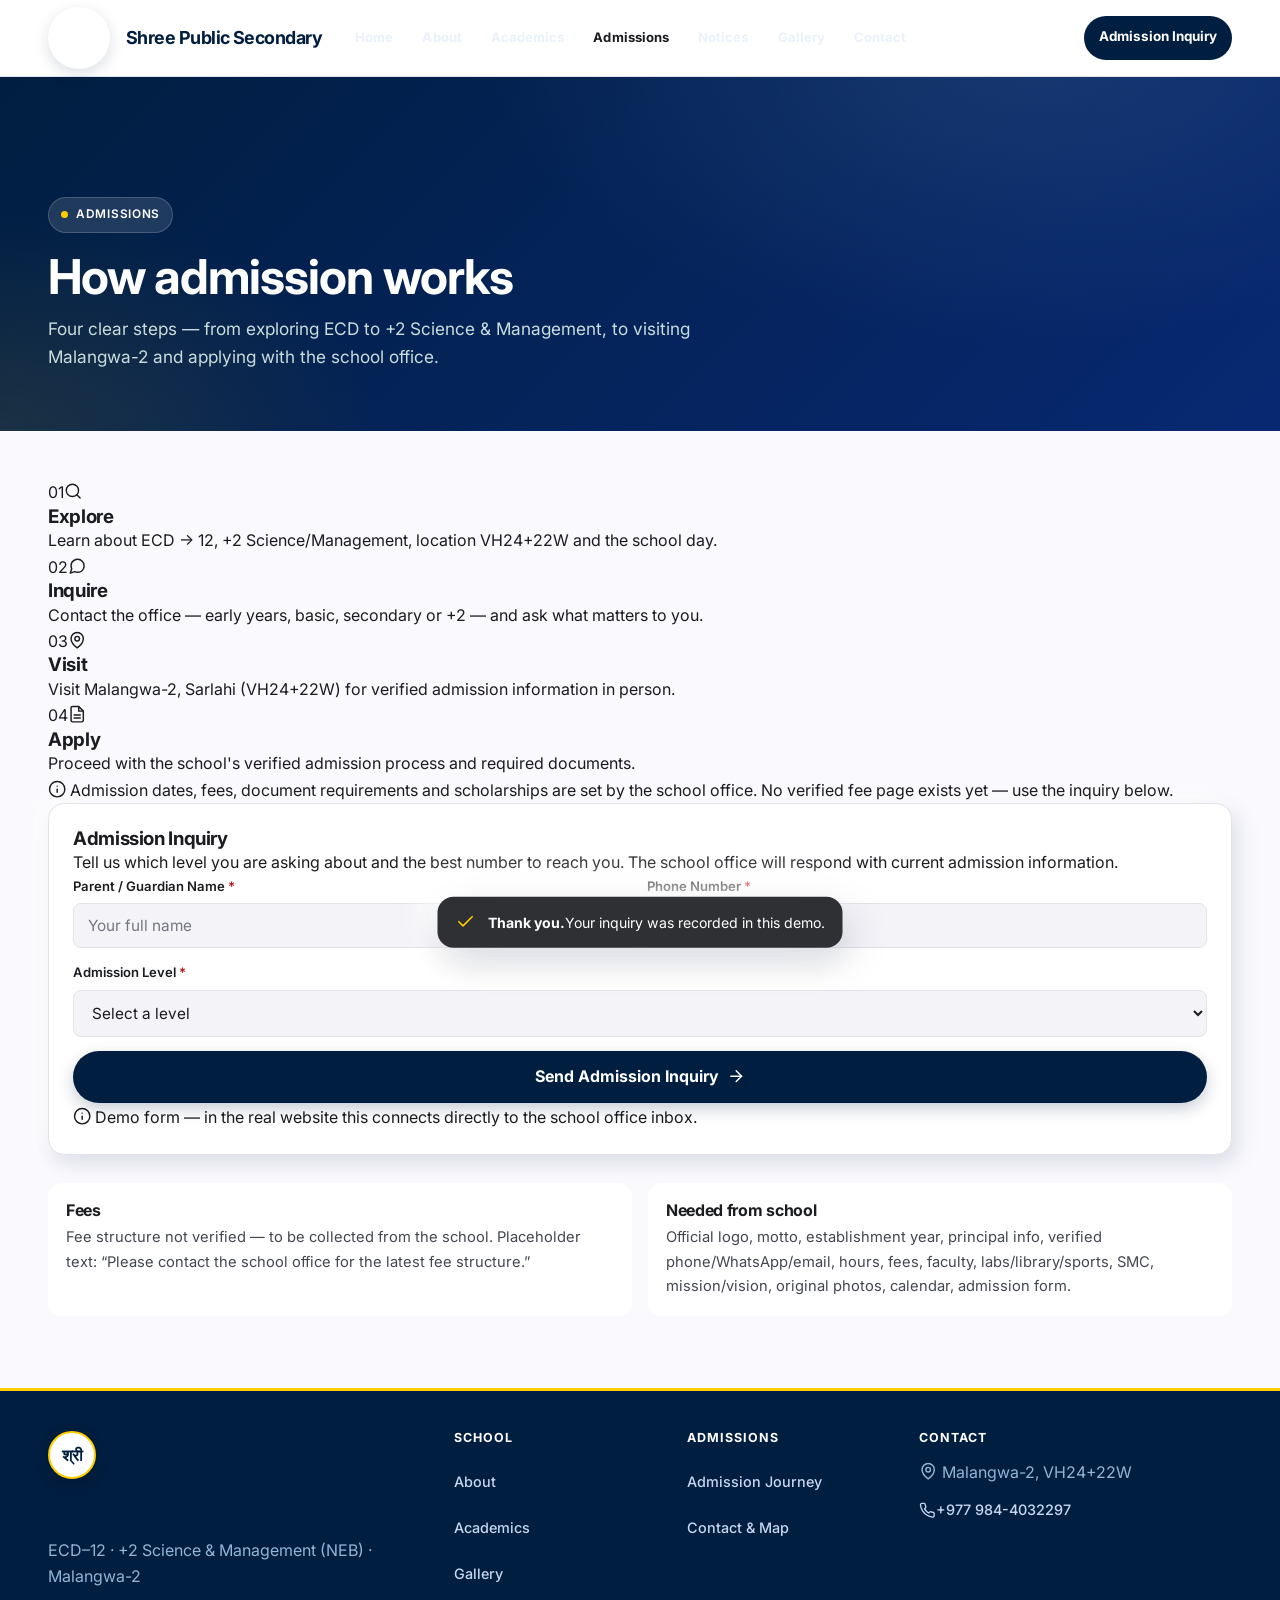
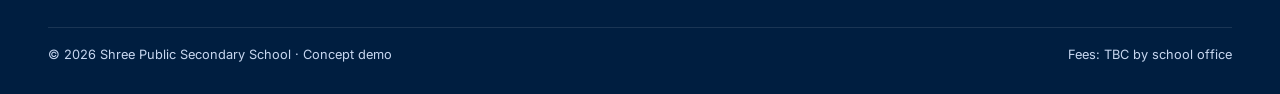
<file: admissions.html>
﻿<!DOCTYPE html>
<html lang="en">
<head>
<meta charset="UTF-8">
<meta name="viewport" content="width=device-width, initial-scale=1.0">
<title>Admissions — Shree Public Secondary School, Malangwa-2</title>
<meta name="description" content="Admissions at Shree Public Secondary School — ECD to +2 Science & Management. How to inquire, visit Malangwa-2, and apply. Malangwa-2, Sarlahi.">
<link rel="stylesheet" href="style.css">
<link href="https://fonts.googleapis.com/css2?family=Outfit:wght@400;500;600;700;800&family=Source+Sans+3:wght@400;500;600;700&family=Inter:wght@500;600;700&display=swap" rel="stylesheet">
</head>
<body>
<svg xmlns="http://www.w3.org/2000/svg" style="display:none" aria-hidden="true">
  <symbol id="i-phone" viewBox="0 0 24 24"><path d="M22 16.92v3a2 2 0 0 1-2.18 2 19.79 19.79 0 0 1-8.63-3.07 19.5 19.5 0 0 1-6-6 19.79 19.79 0 0 1-3.07-8.67A2 2 0 0 1 4.11 2h3a2 2 0 0 1 2 1.72c.13.96.36 1.9.7 2.81a2 2 0 0 1-.45 2.11L8.09 9.91a16 16 0 0 0 6 6l1.27-1.27a2 2 0 0 1 2.11-.45c.9.34 1.85.57 2.81.7A2 2 0 0 1 22 16.92z"/></symbol>
  <symbol id="i-pin" viewBox="0 0 24 24"><path d="M20 10c0 6-8 12-8 12s-8-6-8-12a8 8 0 0 1 16 0z"/><circle cx="12" cy="10" r="3"/></symbol>
  <symbol id="i-search" viewBox="0 0 24 24"><circle cx="11" cy="11" r="8"/><path d="m21 21-4.3-4.3"/></symbol>
  <symbol id="i-chat" viewBox="0 0 24 24"><path d="M21 11.5a8.38 8.38 0 0 1-.9 3.8 8.5 8.5 0 0 1-7.6 4.7 8.38 8.38 0 0 1-3.8-.9L3 21l1.9-5.7a8.38 8.38 0 0 1-.9-3.8 8.5 8.5 0 0 1 4.7-7.6 8.38 8.38 0 0 1 3.8-.9h.5a8.48 8.48 0 0 1 8 8v.5z"/></symbol>
  <symbol id="i-doc" viewBox="0 0 24 24"><path d="M14 2H6a2 2 0 0 0-2 2v16a2 2 0 0 0 2 2h12a2 2 0 0 0 2-2V8z"/><path d="M14 2v6h6"/><path d="M16 13H8"/><path d="M16 17H8"/></symbol>
  <symbol id="i-arrow" viewBox="0 0 24 24"><path d="M5 12h14"/><path d="m12 5 7 7-7 7"/></symbol>
  <symbol id="i-check" viewBox="0 0 24 24"><path d="M20 6 9 17l-5-5"/></symbol>
  <symbol id="i-menu" viewBox="0 0 24 24"><path d="M3 12h18"/><path d="M3 6h18"/><path d="M3 18h18"/></symbol>
  <symbol id="i-close" viewBox="0 0 24 24"><path d="M18 6 6 18"/><path d="m6 6 12 12"/></symbol>
  <symbol id="i-info" viewBox="0 0 24 24"><circle cx="12" cy="12" r="10"/><path d="M12 16v-4"/><path d="M12 8h.01"/></symbol>
</svg>
<header class="site-header" id="siteHeader"><div class="wrap header-inner"><a class="brand" href="index.html"><span class="brand-mark">श्री</span><span><span class="brand-name">Shree Public Secondary</span><span class="brand-sub">Malangwa-2, Sarlahi</span></span></a><nav class="main-nav"><a href="index.html">Home</a><a href="about.html">About</a><a href="academics.html">Academics</a><a href="admissions.html" style="background:var(--turq-100);color:var(--teal)">Admissions</a><a href="notices.html">Notices</a><a href="gallery.html">Gallery</a><a href="contact.html">Contact</a></nav><div class="header-cta"><a href="#inquiry" class="btn btn-primary">Admission Inquiry</a></div><button class="nav-toggle" id="navToggle"><svg class="ic"><use href="#i-menu"/></svg></button></div></header>
<nav class="mobile-nav" id="mobileNav"><div class="mn-head"><span class="brand-name">Shree Public<br>Secondary School</span><button class="mn-close" id="navClose"><svg class="ic"><use href="#i-close"/></svg></button></div><div class="mn-links"><a href="index.html">Home <svg class="ic"><use href="#i-arrow"/></svg></a><a href="about.html">About <svg class="ic"><use href="#i-arrow"/></svg></a><a href="academics.html">Academics <svg class="ic"><use href="#i-arrow"/></svg></a><a href="admissions.html">Admissions <svg class="ic"><use href="#i-arrow"/></svg></a><a href="notices.html">Notices <svg class="ic"><use href="#i-arrow"/></svg></a><a href="gallery.html">Gallery <svg class="ic"><use href="#i-arrow"/></svg></a><a href="contact.html">Contact <svg class="ic"><use href="#i-arrow"/></svg></a></div><div class="mn-foot"><a href="tel:+9779844032297"><svg class="ic"><use href="#i-phone"/></svg>&nbsp;+977 984-4032297</a><a href="#inquiry" class="btn btn-amber" style="justify-content:center">Admission Inquiry</a></div></nav>
<main>
<section class="hero" style="padding:120px 0 60px"><div class="hero-grid-bg"></div><div class="wrap" style="position:relative"><span class="hero-badge"><span class="dot"></span> Admissions</span><h1 style="color:#fff;margin:18px 0 12px;font-size:clamp(2rem,5vw,3rem)">How admission works</h1><p class="lead" style="color:#C9DEDC;max-width:680px">Four clear steps — from exploring ECD to +2 Science &amp; Management, to visiting Malangwa-2 and applying with the school office.</p></div></section>
<section class="journey section" style="padding-top:48px">
  <div class="wrap">
    <div class="steps">
      <div class="step"><span class="step-num">01</span><svg class="ic"><use href="#i-search"/></svg><h3>Explore</h3><p>Learn about ECD → 12, +2 Science/Management, location VH24+22W and the school day.</p></div>
      <div class="step"><span class="step-num">02</span><svg class="ic"><use href="#i-chat"/></svg><h3>Inquire</h3><p>Contact the office — early years, basic, secondary or +2 — and ask what matters to you.</p></div>
      <div class="step"><span class="step-num">03</span><svg class="ic"><use href="#i-pin"/></svg><h3>Visit</h3><p>Visit Malangwa-2, Sarlahi (VH24+22W) for verified admission information in person.</p></div>
      <div class="step"><span class="step-num">04</span><svg class="ic"><use href="#i-doc"/></svg><h3>Apply</h3><p>Proceed with the school&apos;s verified admission process and required documents.</p></div>
    </div>
    <p class="step-note"><svg class="ic"><use href="#i-info"/></svg> Admission dates, fees, document requirements and scholarships are set by the school office. No verified fee page exists yet — use the inquiry below.</p>
    <div class="adm-form" id="inquiry">
      <h3>Admission Inquiry</h3>
      <p class="sub">Tell us which level you are asking about and the best number to reach you. The school office will respond with current admission information.</p>
      <form id="admForm" novalidate>
        <div class="form-grid">
          <div class="field" data-field="name"><label for="f-name">Parent / Guardian Name <span class="req">*</span></label><input type="text" id="f-name" placeholder="Your full name" required><span class="err"><svg class="ic"><use href="#i-info"/></svg> Please enter your name.</span></div>
          <div class="field" data-field="phone"><label for="f-phone">Phone Number <span class="req">*</span></label><input type="tel" id="f-phone" placeholder="e.g. 9844032297" required><span class="err"><svg class="ic"><use href="#i-info"/></svg> Please enter a valid phone number.</span></div>
          <div class="field full" data-field="level"><label for="f-level">Admission Level <span class="req">*</span></label><select id="f-level" required><option value="" selected disabled>Select a level</option><option>ECD / Nursery</option><option>Basic Level — Grades 1–5</option><option>Basic Level — Grades 6–8</option><option>Secondary — Grades 9–10 (SEE)</option><option>+2 Science (Class 11–12, NEB)</option><option>+2 Management (Class 11–12, NEB)</option><option>Not sure yet — need guidance</option></select><span class="err"><svg class="ic"><use href="#i-info"/></svg> Please select a level.</span></div>
          <div class="full"><button type="submit" class="btn btn-primary btn-lg" style="width:100%">Send Admission Inquiry <svg class="ic"><use href="#i-arrow"/></svg></button><p class="form-note"><svg class="ic"><use href="#i-info"/></svg> Demo form — in the real website this connects directly to the school office inbox.</p></div>
        </div>
      </form>
    </div>
    <div style="margin-top:28px;display:grid;gap:16px;grid-template-columns:1fr 1fr">
      <div style="background:#fff;border:1px solid var(--line);border-radius:14px;padding:18px"><h4>Fees</h4><p style="color:var(--muted);font-size:.92rem;margin-top:6px">Fee structure not verified — to be collected from the school. Placeholder text: “Please contact the school office for the latest fee structure.”</p></div>
      <div style="background:#fff;border:1px solid var(--line);border-radius:14px;padding:18px"><h4>Needed from school</h4><p style="color:var(--muted);font-size:.92rem;margin-top:6px">Official logo, motto, establishment year, principal info, verified phone/WhatsApp/email, hours, fees, faculty, labs/library/sports, SMC, mission/vision, original photos, calendar, admission form.</p></div>
    </div>
  </div>
</section>
</main>
<footer class="site-footer"><div class="wrap"><div class="foot-grid"><div class="foot-brand"><span class="brand-mark">श्री</span><span class="brand-name">Shree Public Secondary School</span><p>ECD–12 · +2 Science &amp; Management (NEB) · Malangwa-2</p></div><div class="foot-col"><h4>School</h4><ul><li><a href="about.html">About</a></li><li><a href="academics.html">Academics</a></li><li><a href="gallery.html">Gallery</a></li></ul></div><div class="foot-col"><h4>Admissions</h4><ul><li><a href="admissions.html">Admission Journey</a></li><li><a href="contact.html">Contact &amp; Map</a></li></ul></div><div class="foot-col"><h4>Contact</h4><ul><li><svg class="ic"><use href="#i-pin"/></svg> Malangwa-2, VH24+22W</li><li><a href="tel:+9779844032297"><svg class="ic"><use href="#i-phone"/></svg> +977 984-4032297</a></li></ul></div></div><div class="foot-bottom"><span>© 2026 Shree Public Secondary School · Concept demo</span><span class="demo-tag">Fees: TBC by school office</span></div></div></footer>
<div class="toast" id="toast" role="status" aria-live="polite"><svg class="ic"><use href="#i-check"/></svg><div><b id="toastTitle">Thank you.</b><span id="toastMsg">Your inquiry was recorded in this demo.</span></div></div>
<script>
(function(){var h=document.getElementById("siteHeader");function s(){window.scrollY>12?h.classList.add("scrolled"):h.classList.remove("scrolled")}window.addEventListener("scroll",s,{passive:true});s();var t=document.getElementById("navToggle"),c=document.getElementById("navClose"),m=document.getElementById("mobileNav");function o(){m.classList.add("open");t.setAttribute("aria-expanded","true");document.body.style.overflow="hidden"}function x(){m.classList.remove("open");t.setAttribute("aria-expanded","false");document.body.style.overflow=""}t&&t.addEventListener("click",o);c&&c.addEventListener("click",x);m&&m.querySelectorAll("a").forEach(function(a){a.addEventListener("click",x)});window.addEventListener("keydown",function(e){if(e.key==="Escape")x()});var f=document.getElementById("admForm"),to=document.getElementById("toast"),tt=document.getElementById("toastTitle"),tm=document.getElementById("toastMsg"),ti=null;function sf(field,inv){field.classList.toggle("invalid",inv)}function vn(v){return v.replace(/\s+/g," ").trim().length>=2}function vp(v){return /^[+]?[0-9][0-9\s-]{6,14}$/.test(v.trim())}function st(t,m){tt.textContent=t;tm.textContent=m;to.classList.add("show");if(ti)clearTimeout(ti);ti=setTimeout(function(){to.classList.remove("show")},6000)}f&&f.addEventListener("submit",function(e){e.preventDefault();var n=document.getElementById("f-name"),p=document.getElementById("f-phone"),l=document.getElementById("f-level"),ok=true;var nOk=vn(n.value);sf(n.closest(".field"),!nOk);if(!nOk)ok=false;var pOk=vp(p.value);sf(p.closest(".field"),!pOk);if(!pOk)ok=false;var lOk=l.value!=="";sf(l.closest(".field"),!lOk);if(!lOk)ok=false;if(ok){st("Thank you for your inquiry.","In this concept demo, the message stays on this page. On the real site it would go straight to the school office.");f.reset();document.querySelectorAll(".field.invalid").forEach(function(x){x.classList.remove("invalid")})}else{st("A few details are missing.","Please fill in the highlighted fields so the school can reach you.");var fi=document.querySelector("#admForm .field.invalid input, #admForm .field.invalid select");if(fi)fi.focus()}})})();
</script>
</body>
</html>
</file>
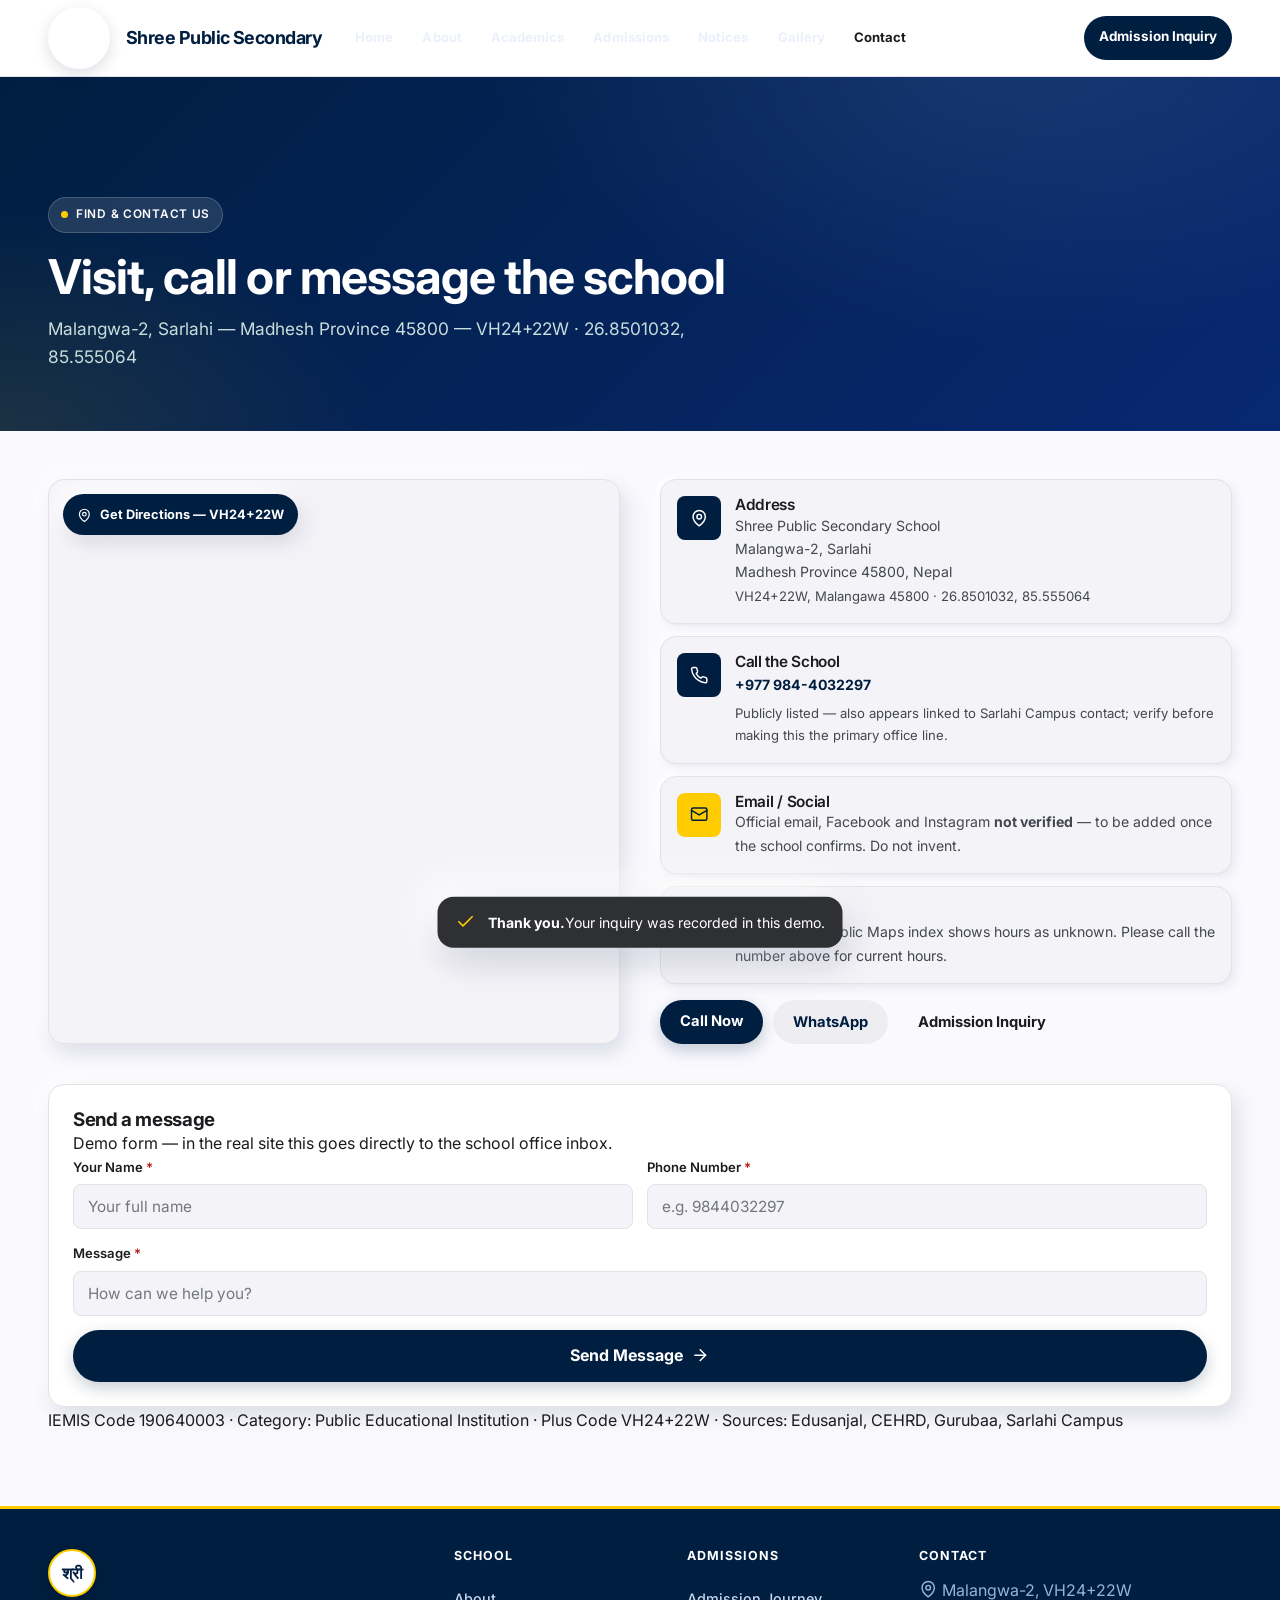
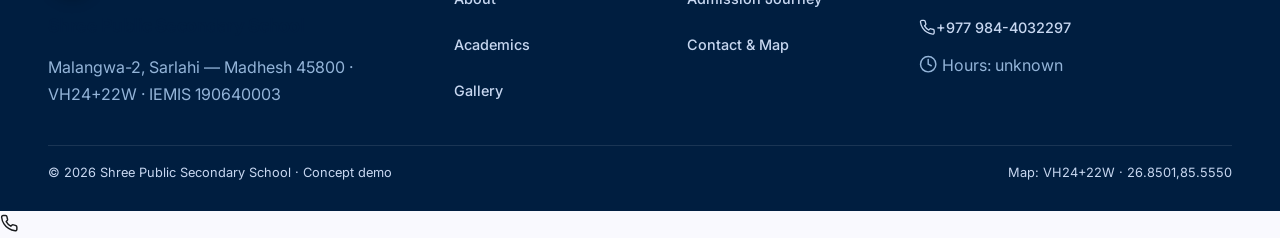
<file: contact.html>
﻿<!DOCTYPE html>
<html lang="en">
<head>
<meta charset="UTF-8">
<meta name="viewport" content="width=device-width, initial-scale=1.0">
<title>Contact — Shree Public Secondary School, Malangwa-2</title>
<meta name="description" content="Contact Shree Public Secondary School — Malangwa-2, Sarlahi, Madhesh 45800 (VH24+22W, 26.8501,85.5550). Phone +977 984-4032297 (verify), map and inquiry form.">
<link rel="stylesheet" href="style.css">
<link href="https://fonts.googleapis.com/css2?family=Outfit:wght@400;500;600;700;800&family=Source+Sans+3:wght@400;500;600;700&family=Inter:wght@500;600;700&display=swap" rel="stylesheet">
</head>
<body>
<svg xmlns="http://www.w3.org/2000/svg" style="display:none" aria-hidden="true">
  <symbol id="i-phone" viewBox="0 0 24 24"><path d="M22 16.92v3a2 2 0 0 1-2.18 2 19.79 19.79 0 0 1-8.63-3.07 19.5 19.5 0 0 1-6-6 19.79 19.79 0 0 1-3.07-8.67A2 2 0 0 1 4.11 2h3a2 2 0 0 1 2 1.72c.13.96.36 1.9.7 2.81a2 2 0 0 1-.45 2.11L8.09 9.91a16 16 0 0 0 6 6l1.27-1.27a2 2 0 0 1 2.11-.45c.9.34 1.85.57 2.81.7A2 2 0 0 1 22 16.92z"/></symbol>
  <symbol id="i-pin" viewBox="0 0 24 24"><path d="M20 10c0 6-8 12-8 12s-8-6-8-12a8 8 0 0 1 16 0z"/><circle cx="12" cy="10" r="3"/></symbol>
  <symbol id="i-mail" viewBox="0 0 24 24"><rect x="2" y="4" width="20" height="16" rx="2"/><path d="m22 7-10 6L2 7"/></symbol>
  <symbol id="i-clock" viewBox="0 0 24 24"><circle cx="12" cy="12" r="10"/><path d="M12 6v6l4 2"/></symbol>
  <symbol id="i-arrow" viewBox="0 0 24 24"><path d="M5 12h14"/><path d="m12 5 7 7-7 7"/></symbol>
  <symbol id="i-check" viewBox="0 0 24 24"><path d="M20 6 9 17l-5-5"/></symbol>
  <symbol id="i-menu" viewBox="0 0 24 24"><path d="M3 12h18"/><path d="M3 6h18"/><path d="M3 18h18"/></symbol>
  <symbol id="i-close" viewBox="0 0 24 24"><path d="M18 6 6 18"/><path d="m6 6 12 12"/></symbol>
  <symbol id="i-info" viewBox="0 0 24 24"><circle cx="12" cy="12" r="10"/><path d="M12 16v-4"/><path d="M12 8h.01"/></symbol>
</svg>
<header class="site-header" id="siteHeader"><div class="wrap header-inner"><a class="brand" href="index.html"><span class="brand-mark">श्री</span><span><span class="brand-name">Shree Public Secondary</span><span class="brand-sub">Malangwa-2, Sarlahi</span></span></a><nav class="main-nav"><a href="index.html">Home</a><a href="about.html">About</a><a href="academics.html">Academics</a><a href="admissions.html">Admissions</a><a href="notices.html">Notices</a><a href="gallery.html">Gallery</a><a href="contact.html" style="background:var(--turq-100);color:var(--teal)">Contact</a></nav><div class="header-cta"><a href="admissions.html" class="btn btn-primary">Admission Inquiry</a></div><button class="nav-toggle" id="navToggle"><svg class="ic"><use href="#i-menu"/></svg></button></div></header>
<nav class="mobile-nav" id="mobileNav"><div class="mn-head"><span class="brand-name">Shree Public<br>Secondary School</span><button class="mn-close" id="navClose"><svg class="ic"><use href="#i-close"/></svg></button></div><div class="mn-links"><a href="index.html">Home <svg class="ic"><use href="#i-arrow"/></svg></a><a href="about.html">About <svg class="ic"><use href="#i-arrow"/></svg></a><a href="academics.html">Academics <svg class="ic"><use href="#i-arrow"/></svg></a><a href="admissions.html">Admissions <svg class="ic"><use href="#i-arrow"/></svg></a><a href="notices.html">Notices <svg class="ic"><use href="#i-arrow"/></svg></a><a href="gallery.html">Gallery <svg class="ic"><use href="#i-arrow"/></svg></a><a href="contact.html">Contact <svg class="ic"><use href="#i-arrow"/></svg></a></div><div class="mn-foot"><a href="tel:+9779844032297"><svg class="ic"><use href="#i-phone"/></svg>&nbsp;+977 984-4032297</a><a href="admissions.html" class="btn btn-amber" style="justify-content:center">Admission Inquiry</a></div></nav>
<main>
<section class="hero" style="padding:120px 0 60px"><div class="hero-grid-bg"></div><div class="wrap" style="position:relative"><span class="hero-badge"><span class="dot"></span> Find &amp; Contact Us</span><h1 style="color:#fff;margin:18px 0 12px;font-size:clamp(2rem,5vw,3rem)">Visit, call or message the school</h1><p class="lead" style="color:#C9DEDC;max-width:680px">Malangwa-2, Sarlahi — Madhesh Province 45800 — VH24+22W · 26.8501032, 85.555064</p></div></section>
<section class="contact section" style="padding-top:48px">
  <div class="wrap">
    <div class="contact-grid">
      <div class="map-wrap"><iframe src="https://www.google.com/maps?q=26.8501032,85.555064&z=16&output=embed&hl=en" title="Map showing Shree Public Secondary School, Malangwa-2, Sarlahi (VH24+22W)" loading="lazy" referrerpolicy="no-referrer-when-downgrade" allowfullscreen></iframe><a class="map-fab" href="https://www.google.com/maps/search/?api=1&query=26.8501032,85.555064" target="_blank" rel="noopener"><svg class="ic"><use href="#i-pin"/></svg> Get Directions — VH24+22W</a></div>
      <div class="contact-info">
        <div class="contact-cards">
          <div class="c-card"><span class="c-icon"><svg class="ic"><use href="#i-pin"/></svg></span><div><h4>Address</h4><p>Shree Public Secondary School<br>Malangwa-2, Sarlahi<br>Madhesh Province 45800, Nepal<br><span style="font-family:var(--font-ui);font-size:.82rem;color:var(--teal-600)">VH24+22W, Malangawa 45800 · 26.8501032, 85.555064</span></p></div></div>
          <div class="c-card"><span class="c-icon"><svg class="ic"><use href="#i-phone"/></svg></span><div><h4>Call the School</h4><a class="tel" href="tel:+9779844032297">+977 984-4032297</a><p style="font-size:.82rem;color:var(--muted);margin-top:6px">Publicly listed — also appears linked to Sarlahi Campus contact; verify before making this the primary office line.</p></div></div>
          <div class="c-card"><span class="c-icon gold"><svg class="ic"><use href="#i-mail"/></svg></span><div><h4>Email / Social</h4><p>Official email, Facebook and Instagram <strong>not verified</strong> — to be added once the school confirms. Do not invent.</p></div></div>
          <div class="c-card"><span class="c-icon gold"><svg class="ic"><use href="#i-clock"/></svg></span><div><h4>Office Hours</h4><p><strong>Unknown</strong> — public Maps index shows hours as unknown. Please call the number above for current hours.</p></div></div>
        </div>
        <div class="c-actions"><a href="tel:+9779844032297" class="btn btn-primary">Call Now</a><a href="https://wa.me/9779844032297?text=Hello%2C%20I%20would%20like%20to%20ask%20about%20Shree%20Public%20Secondary%20School%20Malangwa-2." target="_blank" rel="noopener" class="btn btn-soft">WhatsApp</a><a href="admissions.html" class="btn btn-amber">Admission Inquiry</a></div>
      </div>
    </div>
    <div class="adm-form" style="margin-top:40px">
      <h3>Send a message</h3>
      <p class="sub">Demo form — in the real site this goes directly to the school office inbox.</p>
      <form id="contactForm" novalidate>
        <div class="form-grid">
          <div class="field" data-field="name"><label for="c-name">Your Name <span class="req">*</span></label><input type="text" id="c-name" placeholder="Your full name" required><span class="err"><svg class="ic"><use href="#i-info"/></svg> Please enter your name.</span></div>
          <div class="field" data-field="phone"><label for="c-phone">Phone Number <span class="req">*</span></label><input type="tel" id="c-phone" placeholder="e.g. 9844032297" required><span class="err"><svg class="ic"><use href="#i-info"/></svg> Please enter a valid phone number.</span></div>
          <div class="field full" data-field="msg"><label for="c-msg">Message <span class="req">*</span></label><input type="text" id="c-msg" placeholder="How can we help you?" required><span class="err"><svg class="ic"><use href="#i-info"/></svg> Please enter a message.</span></div>
          <div class="full"><button type="submit" class="btn btn-primary btn-lg" style="width:100%">Send Message <svg class="ic"><use href="#i-arrow"/></svg></button></div>
        </div>
      </form>
    </div>
    <p class="footnote">IEMIS Code 190640003 · Category: Public Educational Institution · Plus Code VH24+22W · Sources: Edusanjal, CEHRD, Gurubaa, Sarlahi Campus</p>
  </div>
</section>
</main>
<footer class="site-footer"><div class="wrap"><div class="foot-grid"><div class="foot-brand"><span class="brand-mark">श्री</span><span class="brand-name">Shree Public Secondary School</span><p>Malangwa-2, Sarlahi — Madhesh 45800 · VH24+22W · IEMIS 190640003</p></div><div class="foot-col"><h4>School</h4><ul><li><a href="about.html">About</a></li><li><a href="academics.html">Academics</a></li><li><a href="gallery.html">Gallery</a></li></ul></div><div class="foot-col"><h4>Admissions</h4><ul><li><a href="admissions.html">Admission Journey</a></li><li><a href="contact.html">Contact &amp; Map</a></li></ul></div><div class="foot-col"><h4>Contact</h4><ul><li><svg class="ic"><use href="#i-pin"/></svg> Malangwa-2, VH24+22W</li><li><a href="tel:+9779844032297"><svg class="ic"><use href="#i-phone"/></svg> +977 984-4032297</a></li><li><svg class="ic"><use href="#i-clock"/></svg> Hours: unknown</li></ul></div></div><div class="foot-bottom"><span>© 2026 Shree Public Secondary School · Concept demo</span><span class="demo-tag">Map: VH24+22W · 26.8501,85.5550</span></div></div></footer>
<a class="wa-fab" href="https://wa.me/9779844032297?text=Hello%2C%20I%20would%20like%20to%20ask%20about%20Shree%20Public%20Secondary%20School%20Malangwa-2." target="_blank" rel="noopener" aria-label="WhatsApp"><svg class="ic"><use href="#i-phone"/></svg></a>
<div class="toast" id="toast" role="status" aria-live="polite"><svg class="ic"><use href="#i-check"/></svg><div><b id="toastTitle">Thank you.</b><span id="toastMsg">Your inquiry was recorded in this demo.</span></div></div>
<script>
(function(){var h=document.getElementById("siteHeader");function s(){window.scrollY>12?h.classList.add("scrolled"):h.classList.remove("scrolled")}window.addEventListener("scroll",s,{passive:true});s();var t=document.getElementById("navToggle"),c=document.getElementById("navClose"),m=document.getElementById("mobileNav");function o(){m.classList.add("open");t.setAttribute("aria-expanded","true");document.body.style.overflow="hidden"}function x(){m.classList.remove("open");t.setAttribute("aria-expanded","false");document.body.style.overflow=""}t&&t.addEventListener("click",o);c&&c.addEventListener("click",x);m&&m.querySelectorAll("a").forEach(function(a){a.addEventListener("click",x)});window.addEventListener("keydown",function(e){if(e.key==="Escape")x()});var f=document.getElementById("contactForm"),to=document.getElementById("toast"),tt=document.getElementById("toastTitle"),tm=document.getElementById("toastMsg"),ti=null;function sf(v,inv){v.classList.toggle("invalid",inv)}function vn(v){return v.replace(/\s+/g," ").trim().length>=2}function vp(v){return /^[+]?[0-9][0-9\s-]{6,14}$/.test(v.trim())}function st(t,m){tt.textContent=t;tm.textContent=m;to.classList.add("show");if(ti)clearTimeout(ti);ti=setTimeout(function(){to.classList.remove("show")},6000)}f&&f.addEventListener("submit",function(e){e.preventDefault();var n=document.getElementById("c-name"),p=document.getElementById("c-phone"),msg=document.getElementById("c-msg"),ok=true;var nOk=vn(n.value);sf(n.closest(".field"),!nOk);if(!nOk)ok=false;var pOk=vp(p.value);sf(p.closest(".field"),!pOk);if(!pOk)ok=false;var mOk=vn(msg.value);sf(msg.closest(".field"),!mOk);if(!mOk)ok=false;if(ok){st("Thank you for your message.","In this concept demo, the message stays on this page. On the real site it would go to the school office.");f.reset();document.querySelectorAll(".field.invalid").forEach(function(x){x.classList.remove("invalid")})}else{st("A few details are missing.","Please fill in the highlighted fields.");var fi=document.querySelector("#contactForm .field.invalid input");if(fi)fi.focus()}})})();
</script>
</body>
</html>
</file>
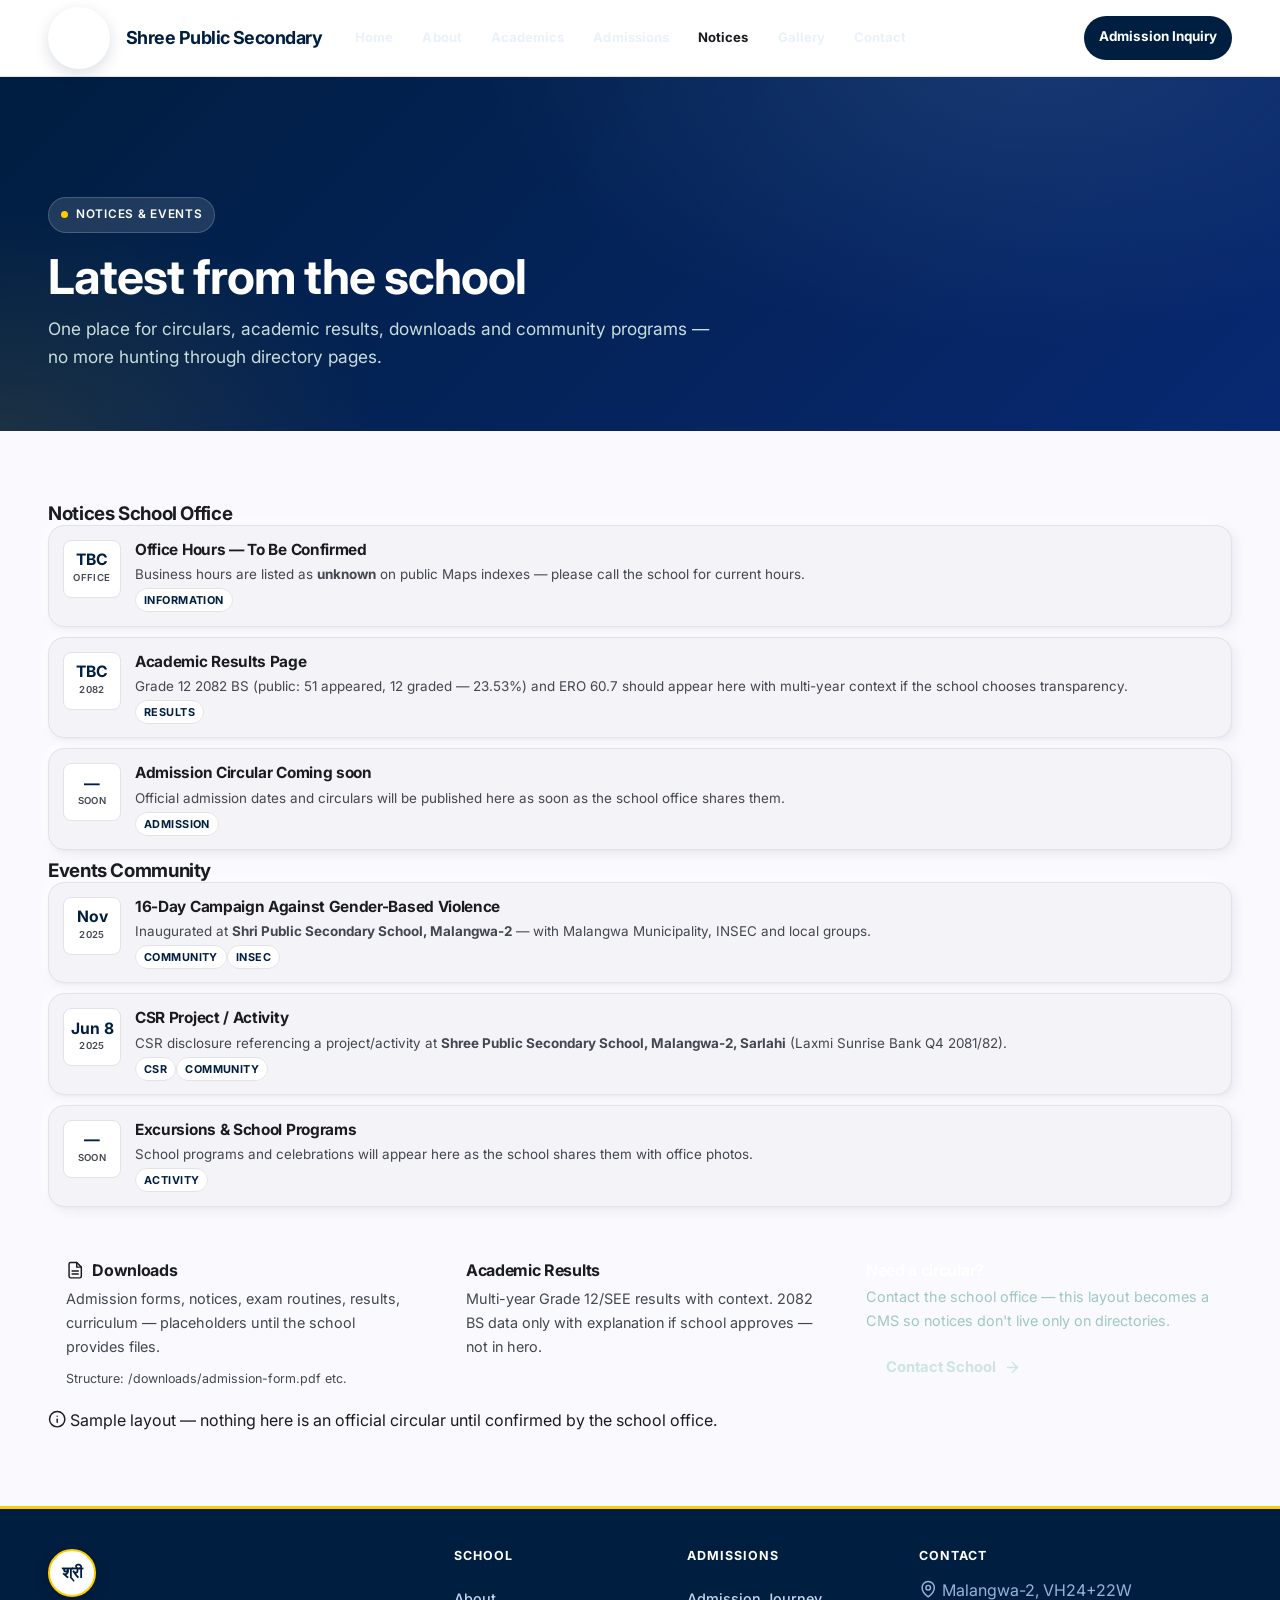
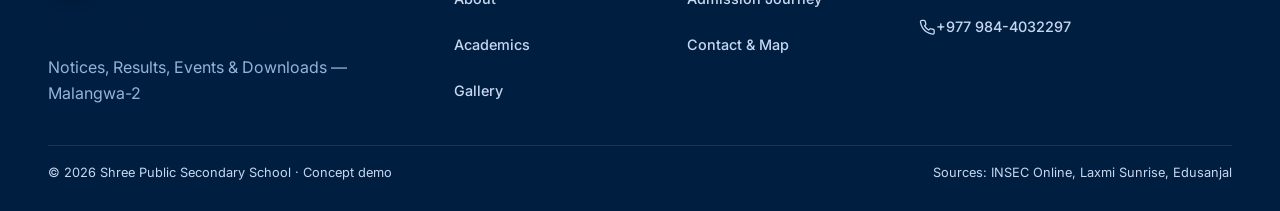
<file: notices.html>
﻿<!DOCTYPE html>
<html lang="en">
<head>
<meta charset="UTF-8">
<meta name="viewport" content="width=device-width, initial-scale=1.0">
<title>Notices & Events — Shree Public Secondary School, Malangwa-2</title>
<meta name="description" content="Notices, events, results and downloads at Shree Public Secondary School — Malangwa-2, Sarlahi. 16-Day Campaign Nov 2025, CSR June 2025, and official circulars.">
<link rel="stylesheet" href="style.css">
<link href="https://fonts.googleapis.com/css2?family=Outfit:wght@400;500;600;700;800&family=Source+Sans+3:wght@400;500;600;700&family=Inter:wght@500;600;700&display=swap" rel="stylesheet">
</head>
<body>
<svg xmlns="http://www.w3.org/2000/svg" style="display:none" aria-hidden="true">
  <symbol id="i-phone" viewBox="0 0 24 24"><path d="M22 16.92v3a2 2 0 0 1-2.18 2 19.79 19.79 0 0 1-8.63-3.07 19.5 19.5 0 0 1-6-6 19.79 19.79 0 0 1-3.07-8.67A2 2 0 0 1 4.11 2h3a2 2 0 0 1 2 1.72c.13.96.36 1.9.7 2.81a2 2 0 0 1-.45 2.11L8.09 9.91a16 16 0 0 0 6 6l1.27-1.27a2 2 0 0 1 2.11-.45c.9.34 1.85.57 2.81.7A2 2 0 0 1 22 16.92z"/></symbol>
  <symbol id="i-pin" viewBox="0 0 24 24"><path d="M20 10c0 6-8 12-8 12s-8-6-8-12a8 8 0 0 1 16 0z"/><circle cx="12" cy="10" r="3"/></symbol>
  <symbol id="i-bell" viewBox="0 0 24 24"><path d="M18 8a6 6 0 0 0-12 0c0 7-3 9-3 9h18s-3-2-3-9"/><path d="M13.73 21a2 2 0 0 1-3.46 0"/></symbol>
  <symbol id="i-calendar" viewBox="0 0 24 24"><rect x="3" y="4" width="18" height="18" rx="2"/><path d="M16 2v4"/><path d="M8 2v4"/><path d="M3 10h18"/></symbol>
  <symbol id="i-doc" viewBox="0 0 24 24"><path d="M14 2H6a2 2 0 0 0-2 2v16a2 2 0 0 0 2 2h12a2 2 0 0 0 2-2V8z"/><path d="M14 2v6h6"/><path d="M16 13H8"/><path d="M16 17H8"/></symbol>
  <symbol id="i-arrow" viewBox="0 0 24 24"><path d="M5 12h14"/><path d="m12 5 7 7-7 7"/></symbol>
  <symbol id="i-check" viewBox="0 0 24 24"><path d="M20 6 9 17l-5-5"/></symbol>
  <symbol id="i-menu" viewBox="0 0 24 24"><path d="M3 12h18"/><path d="M3 6h18"/><path d="M3 18h18"/></symbol>
  <symbol id="i-close" viewBox="0 0 24 24"><path d="M18 6 6 18"/><path d="m6 6 12 12"/></symbol>
  <symbol id="i-info" viewBox="0 0 24 24"><circle cx="12" cy="12" r="10"/><path d="M12 16v-4"/><path d="M12 8h.01"/></symbol>
</svg>
<header class="site-header" id="siteHeader"><div class="wrap header-inner"><a class="brand" href="index.html"><span class="brand-mark">श्री</span><span><span class="brand-name">Shree Public Secondary</span><span class="brand-sub">Malangwa-2, Sarlahi</span></span></a><nav class="main-nav"><a href="index.html">Home</a><a href="about.html">About</a><a href="academics.html">Academics</a><a href="admissions.html">Admissions</a><a href="notices.html" style="background:var(--turq-100);color:var(--teal)">Notices</a><a href="gallery.html">Gallery</a><a href="contact.html">Contact</a></nav><div class="header-cta"><a href="admissions.html" class="btn btn-primary">Admission Inquiry</a></div><button class="nav-toggle" id="navToggle"><svg class="ic"><use href="#i-menu"/></svg></button></div></header>
<nav class="mobile-nav" id="mobileNav"><div class="mn-head"><span class="brand-name">Shree Public<br>Secondary School</span><button class="mn-close" id="navClose"><svg class="ic"><use href="#i-close"/></svg></button></div><div class="mn-links"><a href="index.html">Home <svg class="ic"><use href="#i-arrow"/></svg></a><a href="about.html">About <svg class="ic"><use href="#i-arrow"/></svg></a><a href="academics.html">Academics <svg class="ic"><use href="#i-arrow"/></svg></a><a href="admissions.html">Admissions <svg class="ic"><use href="#i-arrow"/></svg></a><a href="notices.html">Notices <svg class="ic"><use href="#i-arrow"/></svg></a><a href="gallery.html">Gallery <svg class="ic"><use href="#i-arrow"/></svg></a><a href="contact.html">Contact <svg class="ic"><use href="#i-arrow"/></svg></a></div><div class="mn-foot"><a href="tel:+9779844032297"><svg class="ic"><use href="#i-phone"/></svg>&nbsp;+977 984-4032297</a><a href="admissions.html" class="btn btn-amber" style="justify-content:center">Admission Inquiry</a></div></nav>
<main>
<section class="hero" style="padding:120px 0 60px"><div class="hero-grid-bg"></div><div class="wrap" style="position:relative"><span class="hero-badge"><span class="dot"></span> Notices &amp; Events</span><h1 style="color:#fff;margin:18px 0 12px;font-size:clamp(2rem,5vw,3rem)">Latest from the school</h1><p class="lead" style="color:#C9DEDC;max-width:680px">One place for circulars, academic results, downloads and community programs — no more hunting through directory pages.</p></div></section>
<section class="ne-section section">
  <div class="wrap">
    <div class="ne-grid">
      <div class="ne-col">
        <h3>Notices <span class="pill">School Office</span></h3>
        <article class="notice-card"><div class="notice-date"><span class="d">TBC</span><span class="m">Office</span></div><div class="notice-body"><h4>Office Hours — To Be Confirmed</h4><p>Business hours are listed as <strong>unknown</strong> on public Maps indexes — please call the school for current hours.</p><div class="notice-tags"><span class="tag turq">Information</span></div></div></article>
        <article class="notice-card"><div class="notice-date"><span class="d">TBC</span><span class="m">2082</span></div><div class="notice-body"><h4>Academic Results Page</h4><p>Grade 12 2082 BS (public: 51 appeared, 12 graded — 23.53%) and ERO 60.7 should appear here with multi-year context if the school chooses transparency.</p><div class="notice-tags"><span class="tag amber">Results</span></div></div></article>
        <article class="notice-card placeholder"><div class="notice-date"><span class="d">—</span><span class="m">Soon</span></div><div class="notice-body"><h4>Admission Circular <span class="coming">Coming soon</span></h4><p>Official admission dates and circulars will be published here as soon as the school office shares them.</p><div class="notice-tags"><span class="tag">Admission</span></div></div></article>
      </div>
      <div class="ne-col">
        <h3>Events <span class="pill">Community</span></h3>
        <article class="notice-card"><div class="notice-date"><span class="d">Nov</span><span class="m">2025</span></div><div class="notice-body"><h4>16-Day Campaign Against Gender-Based Violence</h4><p>Inaugurated at <strong>Shri Public Secondary School, Malangwa-2</strong> — with Malangwa Municipality, INSEC and local groups.</p><div class="notice-tags"><span class="tag turq">Community</span><span class="tag">INSEC</span></div></div></article>
        <article class="notice-card"><div class="notice-date"><span class="d">Jun 8</span><span class="m">2025</span></div><div class="notice-body"><h4>CSR Project / Activity</h4><p>CSR disclosure referencing a project/activity at <strong>Shree Public Secondary School, Malangwa-2, Sarlahi</strong> (Laxmi Sunrise Bank Q4 2081/82).</p><div class="notice-tags"><span class="tag amber">CSR</span><span class="tag">Community</span></div></div></article>
        <article class="notice-card placeholder"><div class="notice-date"><span class="d">—</span><span class="m">Soon</span></div><div class="notice-body"><h4>Excursions &amp; School Programs</h4><p>School programs and celebrations will appear here as the school shares them with office photos.</p><div class="notice-tags"><span class="tag turq">Activity</span></div></div></article>
      </div>
    </div>
    <div style="margin-top:36px;display:grid;gap:16px;grid-template-columns:1fr 1fr 1fr">
      <div style="background:var(--bg);border:1px solid var(--line);border-radius:14px;padding:18px"><h4 style="display:flex;gap:8px;align-items:center"><svg class="ic" style="color:var(--turq)"><use href="#i-doc"/></svg> Downloads</h4><p style="color:var(--muted);font-size:.9rem;margin-top:8px">Admission forms, notices, exam routines, results, curriculum — placeholders until the school provides files.</p><p style="font-family:var(--font-ui);font-size:.78rem;color:var(--muted);margin-top:10px">Structure: /downloads/admission-form.pdf etc.</p></div>
      <div style="background:var(--bg);border:1px solid var(--line);border-radius:14px;padding:18px"><h4>Academic Results</h4><p style="color:var(--muted);font-size:.9rem;margin-top:8px">Multi-year Grade 12/SEE results with context. 2082 BS data only with explanation if school approves — not in hero.</p></div>
      <div style="background:var(--dark);color:#CDE4E1;border-radius:14px;padding:18px"><h4 style="color:#fff">Need a circular?</h4><p style="color:#9FC7C4;font-size:.9rem;margin-top:6px">Contact the school office — this layout becomes a CMS so notices don&apos;t live only on directories.</p><a href="contact.html" class="btn btn-amber" style="margin-top:12px">Contact School <svg class="ic"><use href="#i-arrow"/></svg></a></div>
    </div>
    <p class="ne-note"><svg class="ic"><use href="#i-info"/></svg> Sample layout — nothing here is an official circular until confirmed by the school office.</p>
  </div>
</section>
</main>
<footer class="site-footer"><div class="wrap"><div class="foot-grid"><div class="foot-brand"><span class="brand-mark">श्री</span><span class="brand-name">Shree Public Secondary School</span><p>Notices, Results, Events &amp; Downloads — Malangwa-2</p></div><div class="foot-col"><h4>School</h4><ul><li><a href="about.html">About</a></li><li><a href="academics.html">Academics</a></li><li><a href="gallery.html">Gallery</a></li></ul></div><div class="foot-col"><h4>Admissions</h4><ul><li><a href="admissions.html">Admission Journey</a></li><li><a href="contact.html">Contact &amp; Map</a></li></ul></div><div class="foot-col"><h4>Contact</h4><ul><li><svg class="ic"><use href="#i-pin"/></svg> Malangwa-2, VH24+22W</li><li><a href="tel:+9779844032297"><svg class="ic"><use href="#i-phone"/></svg> +977 984-4032297</a></li></ul></div></div><div class="foot-bottom"><span>© 2026 Shree Public Secondary School · Concept demo</span><span class="demo-tag">Sources: INSEC Online, Laxmi Sunrise, Edusanjal</span></div></div></footer>
<script>(function(){var h=document.getElementById("siteHeader");function s(){window.scrollY>12?h.classList.add("scrolled"):h.classList.remove("scrolled")}window.addEventListener("scroll",s,{passive:true});s();var t=document.getElementById("navToggle"),c=document.getElementById("navClose"),m=document.getElementById("mobileNav");function o(){m.classList.add("open");t.setAttribute("aria-expanded","true");document.body.style.overflow="hidden"}function x(){m.classList.remove("open");t.setAttribute("aria-expanded","false");document.body.style.overflow=""}t&&t.addEventListener("click",o);c&&c.addEventListener("click",x);m&&m.querySelectorAll("a").forEach(function(a){a.addEventListener("click",x)});window.addEventListener("keydown",function(e){if(e.key==="Escape")x()})})();</script>
</body>
</html>
</file>
<file: style.css>
/* Digital Heritage System — Shree Public Secondary School
   Tokens from DESIGN.md — Deep Navy + White + Heritage Gold + Success Teal
   Typography: Hanken Grotesk (headings) + Inter (body) + Noto Sans Devanagari (NP)
   Elevation: soft neomorphic dual shadows tinted with Primary Navy 5-10%
   Shape: base 8px (0.5rem), lg 16px (1rem), xl 24px (1.5rem), pill 9999px
*/
:root{
  /* DESIGN.md palette */
  --primary:#001e40;
  --primary-dark:#001433;
  --primary-container:#003366;
  --on-primary:#ffffff;
  --on-primary-container:#799dd6;
  --inverse-primary:#a7c8ff;
  --primary-fixed:#d5e3ff;
  --primary-fixed-dim:#a7c8ff;
  --on-primary-fixed:#001b3c;
  --surface-tint:#3a5f94;
  --primary-light:#3a5f94;
  --primary-50:#d5e3ff;
  --primary-100:#a7c8ff;
  --hero-grad-start:#001e40;
  --hero-grad-end:#082872;
  --secondary:#5d5f5f;
  --on-secondary:#ffffff;
  --secondary-container:#dfe0e0;
  --secondary-fixed:#e2e2e2;
  --tertiary:#381300;
  --tertiary-container:#592300;
  --tertiary-fixed:#ffdbca;
  --tertiary-fixed-dim:#ffb690;
  --heritage-gold:#FFCC00;
  --gold:#FFCC00;
  --gold-50:#FFF8CC;
  --gold-100:#FFEB7A;
  --success-teal:#099090;
  --success:#099090;
  --success-50:#E0F2F2;
  --surface-dark:#082872;
  --neutral-gray:#F8F9FA;
  --red:#ba1a1a;
  --red-50:#ffdad6;
  --error:#ba1a1a;
  --on-error:#ffffff;
  /* Surfaces — Material 3 */
  --bg:#f9f9fe;
  --background:#f9f9fe;
  --surface:#ffffff;
  --surface-dim:#dad9de;
  --surface-bright:#f9f9fe;
  --surface-lowest:#ffffff;
  --surface-low:#f4f3f8;
  --surface-container:#eeedf2;
  --surface-container-high:#e8e8ed;
  --surface-container-highest:#e2e2e7;
  --surface-variant:#e2e2e7;
  --on-surface:#1a1c1f;
  --on-surface-variant:#43474f;
  --inverse-surface:#2f3034;
  --inverse-on-surface:#f1f0f5;
  --outline:#737780;
  --outline-variant:#c3c6d1;
  --text:#1a1c1f;
  --muted:#43474f;
  --muted-2:#737780;
  --border:#e2e2e7;
  --border-strong:#c3c6d1;
  --warning:#D97706;
  --urgent:#ba1a1a;
  /* Shape */
  --radius-sm:0.25rem;
  --radius:0.5rem;
  --radius-md:0.75rem;
  --radius-lg:1rem;
  --radius-xl:1.5rem;
  --radius-full:9999px;
  /* Legacy aliases */
  --radius-lg-legacy:1rem;
  --radius-xl-legacy:1.5rem;
  --maxw:1280px;
  --gutter:24px;
  --margin-mobile:16px;
  --margin-desktop:48px;
  /* Neomorphic shadows — navy tint 5-10% */
  --shadow-sm: 4px 4px 12px rgba(0,30,64,.06), -4px -4px 12px rgba(255,255,255,.92), 0 1px 3px rgba(0,30,64,.04);
  --shadow-md: 8px 8px 24px rgba(0,30,64,.08), -8px -8px 24px rgba(255,255,255,.92), 0 8px 16px rgba(0,30,64,.06);
  --shadow-lg: 12px 12px 40px rgba(0,30,64,.10), -12px -12px 40px rgba(255,255,255,.95), 0 16px 32px rgba(0,30,64,.08);
  --shadow-inset: inset 3px 3px 8px rgba(0,30,64,.06), inset -3px -3px 8px rgba(255,255,255,.9);
  /* Typography */
  --font-head:'Hanken Grotesk','Inter',system-ui,sans-serif;
  --font-body:'Inter',system-ui,sans-serif;
  --font-np:'Noto Sans Devanagari','Inter',sans-serif;
}
*,*::before,*::after{box-sizing:border-box;margin:0;padding:0}
html{scroll-behavior:smooth;scroll-padding-top:110px}
body{font-family:var(--font-body);color:var(--text);background:var(--bg);line-height:1.65;-webkit-font-smoothing:antialiased;overflow-x:hidden}
h1,h2,h3,h4{font-family:var(--font-head);color:var(--text);line-height:1.15;font-weight:700;letter-spacing:-.02em}
a{color:inherit;text-decoration:none}
button{font-family:inherit;cursor:pointer;border:0;background:none}
img{max-width:100%;display:block}
.ic{width:1.15em;height:1.15em;fill:none;stroke:currentColor;stroke-width:1.9;stroke-linecap:round;stroke-linejoin:round;flex:none;vertical-align:-.15em}
.wrap{max-width:var(--maxw);margin:0 auto;padding:0 var(--margin-mobile)}
@media(min-width:768px){.wrap{padding:0 var(--gutter)}}
@media(min-width:1280px){.wrap{padding:0 var(--margin-desktop)}}
.skip-link{position:absolute;left:-9999px;top:auto;width:1px;height:1px;overflow:hidden}
.skip-link:focus{left:12px;top:12px;width:auto;height:auto;background:var(--primary);color:#fff;padding:10px 16px;border-radius:var(--radius);z-index:9999}

/* Utility bar — Deep Navy authority */
.utility-bar{background:var(--inverse-surface);color:var(--inverse-on-surface);font-size:.78rem;font-weight:500;border-bottom:1px solid rgba(255,255,255,.08)}
.utility-inner{display:flex;align-items:center;justify-content:space-between;gap:16px;min-height:36px;flex-wrap:wrap;padding-top:6px;padding-bottom:6px}
.utility-left,.utility-right{display:flex;align-items:center;gap:12px;flex-wrap:wrap}
.gov-badge{display:inline-flex;align-items:center;gap:6px;font-weight:600;letter-spacing:.02em;color:var(--inverse-on-surface)}
.gov-badge .dot{width:7px;height:7px;border-radius:50%;background:var(--heritage-gold);box-shadow:0 0 0 4px rgba(255,204,0,.22)}
.utility-sep{opacity:.25}
.utility-loc{display:flex;align-items:center;gap:6px}
.utility-right a,.utility-right span{display:inline-flex;align-items:center;gap:6px;color:#C7D7F0;transition:color .15s}
.utility-right a:hover{color:#fff}
.lang-toggle{display:inline-flex;align-items:center;gap:6px;background:rgba(255,255,255,.10);border:1px solid rgba(255,255,255,.18);padding:5px 10px;border-radius:var(--radius-full);color:var(--inverse-on-surface);font-weight:600;font-size:.78rem}
.lang-toggle .active{color:#fff}
.lang-toggle .sep{opacity:.4}

/* Header — white + blur + gold border accent */
.site-header{position:sticky;top:0;z-index:40;background:rgba(255,255,255,.88);backdrop-filter:blur(10px);-webkit-backdrop-filter:blur(10px);border-bottom:1px solid var(--border);transition:box-shadow .2s,background .2s}
.site-header.scrolled{box-shadow:var(--shadow-md);background:#ffffff}
.header-inner{display:flex;align-items:center;gap:18px;min-height:76px}
.brand{display:flex;align-items:center;gap:14px;margin-right:auto;min-width:0}
.brand-mark{width:48px;height:48px;border-radius:50%;flex:none;display:grid;place-items:center;color:#fff;font-family:var(--font-head);font-weight:800;font-size:1.05rem;background:#fff;border:2px solid var(--heritage-gold);box-shadow:0 4px 14px rgba(0,30,64,.18);overflow:hidden;padding:2px}
.brand-mark img{width:100%;height:100%;object-fit:contain;display:block;border-radius:50%}
.brand-text{display:flex;flex-direction:column;line-height:1.1;min-width:0}
.brand-name{font-family:var(--font-head);font-weight:700;color:var(--primary);font-size:1.02rem;white-space:nowrap;overflow:hidden;text-overflow:ellipsis;letter-spacing:-.02em}
.brand-name-np{font-family:var(--font-np);font-weight:600;color:var(--surface-tint);font-size:.84rem}
.brand-sub{font-size:.66rem;letter-spacing:.06em;text-transform:uppercase;color:var(--muted);font-weight:600;margin-top:2px}
.main-nav{display:none;align-items:center;gap:2px}
.main-nav a,.nav-drop-btn{font-family:var(--font-body);font-weight:600;font-size:.88rem;color:var(--text);padding:9px 11px;border-radius:var(--radius);transition:background .15s,color .15s;white-space:nowrap}
.main-nav a:hover,.nav-drop-btn:hover{background:var(--surface-container);color:var(--primary)}
.main-nav a.active{background:var(--primary);color:#fff}
.nav-dropdown{position:relative}
.nav-drop-btn{display:inline-flex;align-items:center;gap:4px}
.nav-drop-menu{position:absolute;top:calc(100% + 8px);left:0;min-width:220px;background:#fff;border:1px solid var(--border);border-radius:var(--radius-lg);box-shadow:var(--shadow-lg);padding:8px;display:none;flex-direction:column;gap:2px;z-index:30}
.nav-dropdown:hover .nav-drop-menu,.nav-dropdown:focus-within .nav-drop-menu{display:flex}
.nav-drop-menu a{padding:10px 12px;border-radius:var(--radius);font-size:.88rem}
.nav-drop-menu a:hover{background:var(--surface-low)}
.header-cta{display:none}
.btn{display:inline-flex;align-items:center;justify-content:center;gap:8px;font-family:var(--font-body);font-weight:700;font-size:.92rem;padding:12px 20px;border-radius:var(--radius-full);transition:transform .16s,box-shadow .16s,background .16s,border-color .16s,color .16s;line-height:1;will-change:transform;min-height:44px}
.btn:hover{transform:translateY(-1px)}
.btn:active{transform:translateY(0)}
.btn-primary{background:var(--primary);color:#fff;box-shadow:0 6px 16px rgba(0,30,64,.22);border-bottom:2px solid transparent}
.btn-primary:hover{background:var(--primary-dark);border-bottom-color:var(--heritage-gold);box-shadow:0 8px 20px rgba(0,30,64,.28), 0 2px 0 var(--heritage-gold)}
.btn-gold{background:var(--heritage-gold);color:var(--primary);box-shadow:0 6px 16px rgba(255,204,0,.28)}
.btn-gold:hover{background:#E6B800;transform:translateY(-1px)}
.btn-ghost{background:#fff;color:var(--primary);border:1px solid var(--outline-variant)}
.btn-ghost:hover{border-color:var(--primary);background:var(--surface-low);box-shadow:var(--shadow-sm)}
.btn-soft{background:var(--surface-container);color:var(--primary)}
.btn-soft:hover{background:var(--surface-container-high)}
.btn-sm{padding:10px 16px;font-size:.84rem}
.btn-lg{padding:16px 28px;font-size:1rem;border-radius:var(--radius-full)}
.nav-toggle{width:44px;height:44px;border-radius:var(--radius);border:1px solid var(--border);background:#fff;display:grid;place-items:center;color:var(--primary);min-height:44px}
.mobile-nav{position:fixed;inset:0;z-index:60;background:var(--primary);transform:translateX(100%);transition:transform .28s cubic-bezier(.4,0,.2,1);display:flex;flex-direction:column;padding:20px;color:#E8EEF6;overflow-y:auto}
.mobile-nav.open{transform:translateX(0)}
.mn-head{display:flex;align-items:center;justify-content:space-between;margin-bottom:24px}
.mn-close{width:44px;height:44px;border-radius:var(--radius);border:1px solid rgba(255,255,255,.18);display:grid;place-items:center;color:#fff;min-height:44px}
.mn-links{display:flex;flex-direction:column;gap:2px}
.mn-links a{font-family:var(--font-head);font-weight:700;font-size:1.2rem;color:#E8EEF6;padding:14px 6px;border-bottom:1px solid rgba(255,255,255,.08);display:flex;justify-content:space-between;align-items:center}
.mn-links a:hover{color:var(--heritage-gold)}
.mn-foot{margin-top:auto;padding-top:24px;display:flex;flex-direction:column;gap:10px;font-size:.9rem}
.mn-foot a{color:#E8EEF6}
.mn-lang{display:flex;gap:8px;margin-top:12px}
.mn-lang button{flex:1;padding:12px;border-radius:var(--radius);border:1px solid rgba(255,255,255,.18);color:#E8EEF6;font-weight:700;min-height:44px}
.mn-lang button.active{background:#fff;color:var(--primary)}

/* Notice bar */
.notice-bar{background:var(--primary);color:#fff;border-bottom:1px solid rgba(255,255,255,.12)}
.notice-bar.urgent{background:var(--error)}
.notice-bar-inner{display:flex;align-items:center;gap:14px;min-height:44px;flex-wrap:wrap;padding-top:8px;padding-bottom:8px;font-size:.88rem}
.notice-bar-label{display:inline-flex;align-items:center;gap:6px;font-weight:700;letter-spacing:.04em;text-transform:uppercase;background:rgba(255,255,255,.14);padding:6px 10px;border-radius:var(--radius-full);white-space:nowrap}
.notice-bar.urgent .notice-bar-label{background:rgba(255,255,255,.18)}
.notice-bar-title{font-weight:600;flex:1;min-width:200px;white-space:nowrap;overflow:hidden;text-overflow:ellipsis}
.notice-bar-title:hover{text-decoration:underline}
.notice-bar-date{opacity:.85;font-size:.82rem;white-space:nowrap}
.notice-bar-cta{font-weight:700;white-space:nowrap;background:#fff;color:var(--primary);padding:7px 14px;border-radius:var(--radius-full);font-size:.82rem}
.notice-bar.urgent .notice-bar-cta{color:var(--error)}

/* School masthead — crest-led identity with a clear campus navigation */
.site-header{position:relative;background:#fff;border-bottom:1px solid var(--border);backdrop-filter:none;-webkit-backdrop-filter:none}
.utility-bar{font-size:.72rem}
.utility-inner{min-height:32px;padding-top:4px;padding-bottom:4px}
.masthead-inner{display:grid;grid-template-columns:minmax(0,1fr) auto;align-items:center;gap:20px;min-height:88px}
.brand{gap:16px;margin-right:0}
.brand-mark{width:62px;height:62px;padding:3px;background:#fff;border:0;box-shadow:0 5px 15px rgba(0,30,64,.14)}
.brand-text{gap:2px}
.brand-name{font-size:1.12rem;letter-spacing:-.03em;color:var(--primary)}
.brand-name-np{font-size:.82rem;color:var(--surface-tint);line-height:1.25}
.brand-sub,.masthead-note{display:none}
.header-cta{display:flex;align-items:center}
.header-cta .btn{white-space:nowrap;padding:10px 15px;font-size:.84rem;box-shadow:none}
.main-nav-bar{display:block;background:var(--primary);border-top:3px solid var(--heritage-gold);box-shadow:0 5px 12px rgba(0,30,64,.12);position:sticky;top:0;z-index:35}
.nav-inner{display:flex;align-items:stretch;min-height:50px}
.main-nav{display:flex;align-items:stretch;flex:1;gap:0}
.main-nav a,.nav-drop-btn{display:inline-flex;align-items:center;align-self:stretch;height:50px;gap:5px;border-radius:0;border-right:1px solid rgba(255,255,255,.14);padding:0 14px;color:#EAF1FA;font-size:.82rem;font-weight:700;letter-spacing:.005em;line-height:1}
.main-nav a:first-child{border-left:1px solid rgba(255,255,255,.14)}
.main-nav a:hover,.nav-drop-btn:hover,.main-nav a:focus-visible,.nav-drop-btn:focus-visible{background:var(--primary-container);color:#fff}
.main-nav a.active{background:var(--heritage-gold);color:var(--primary)}
.nav-drop-btn{background:transparent}
.nav-drop-menu{top:calc(100% + 4px);left:0;min-width:225px;border:0;border-top:3px solid var(--heritage-gold);border-radius:0 0 var(--radius-md) var(--radius-md);box-shadow:0 12px 28px rgba(0,30,64,.22);padding:7px;background:#fff}
.nav-drop-menu a{display:flex;color:var(--primary);border:0;padding:10px 12px;border-radius:var(--radius-sm);font-size:.84rem}
.nav-drop-menu a:hover{background:var(--surface-low);color:var(--primary)}
.nav-login{display:inline-flex;align-items:center;align-self:stretch;height:50px;margin-left:auto;padding:0 14px;color:#EAF1FA;font-size:.82rem;font-weight:700;line-height:1;white-space:nowrap;border-left:1px solid rgba(255,255,255,.14)}
.nav-login:hover{background:var(--primary-container);color:#fff}
.mobile-brand{display:flex;align-items:center;gap:10px;color:#fff;font-family:var(--font-head);font-size:.9rem;line-height:1.15}
.mobile-brand img{width:42px;height:42px;object-fit:contain;border-radius:50%;background:#fff;padding:2px}
.mobile-brand strong{font-size:1.04rem}
.notice-bar.urgent{background:var(--heritage-gold);color:var(--primary);border-bottom-color:rgba(0,30,64,.16)}
.notice-bar.urgent .notice-bar-label{background:rgba(0,30,64,.12)}
.notice-bar.urgent .notice-bar-cta{color:var(--primary)}
.notice-bar-inner{min-height:36px;padding-top:4px;padding-bottom:4px;gap:10px;flex-wrap:nowrap;align-items:center;font-size:.78rem}
.notice-bar-label,.notice-bar-cta{height:28px;display:inline-flex;align-items:center;line-height:1}
.notice-bar-label{padding:0 9px;font-size:.7rem}
.notice-bar-title{display:flex;align-items:center;min-width:0;line-height:1.2}
.notice-bar-date{display:flex;align-items:center;line-height:1.2}
.notice-bar-cta{padding:0 10px;font-size:.72rem}

@media(max-width:899px){
  .utility-inner{padding-top:5px;padding-bottom:5px;gap:8px;flex-wrap:nowrap}
  .utility-left{display:flex;min-width:0;white-space:nowrap}
  .utility-right{width:auto;justify-content:flex-end;gap:8px;white-space:nowrap}
  .utility-right a{font-size:.66rem}
  .utility-loc{font-size:.66rem}
  .masthead-inner{grid-template-columns:1fr auto;gap:12px;min-height:74px}
  .brand{gap:10px}
  .brand-mark{width:52px;height:52px}
  .brand-name{font-size:.96rem}
  .brand-name-np{font-size:.7rem}
  .masthead-note,.header-cta{display:none}
  .main-nav-bar{display:none}
  .notice-bar-inner{gap:8px}
  .notice-bar-date{display:none}
  .notice-bar-title{min-width:0;font-size:.72rem}
  .notice-bar-cta{padding:0 8px;font-size:.68rem}
}

@media(min-width:900px){
  .nav-toggle{display:none}
}

/* Hero — Deep Navy with gold accent */
.hero{position:relative;overflow:hidden;background:linear-gradient(135deg,var(--primary) 0%, var(--surface-dark) 100%);color:#fff;padding:36px 0 40px}
.hero::before{content:"";position:absolute;inset:0;background:radial-gradient(900px 500px at 80% -10%,rgba(58,95,148,.35) 0%,transparent 60%),radial-gradient(700px 400px at 0% 100%,rgba(255,204,0,.10) 0%,transparent 55%);pointer-events:none}
.hero-grid{position:absolute;inset:0;opacity:.05;background-image:linear-gradient(#fff 1px,transparent 1px),linear-gradient(90deg,#fff 1px,transparent 1px);background-size:48px 48px}
.hero-inner{position:relative;display:grid;gap:36px;align-items:center}
.hero-badge{display:inline-flex;align-items:center;gap:8px;font-weight:600;font-size:.74rem;letter-spacing:.06em;text-transform:uppercase;background:rgba(255,255,255,.12);border:1px solid rgba(255,255,255,.18);padding:7px 12px;border-radius:var(--radius-full);backdrop-filter:blur(4px)}
.hero-badge .dot{width:7px;height:7px;border-radius:50%;background:var(--heritage-gold)}
.hero h1{color:#fff;font-family:var(--font-head);font-size:clamp(1.9rem,5vw,3.0rem);line-height:1.1;font-weight:700;letter-spacing:-.02em;margin:16px 0 12px;max-width:720px}
.hero h1 .accent{color:var(--heritage-gold)}
.hero .lead{color:#C7D7F0;font-size:1.08rem;max-width:640px;font-family:var(--font-body);line-height:28px}
.hero .lead strong{color:#fff}
.hero .np{font-family:var(--font-np);color:#E8EEF6;opacity:.9;margin-top:8px;font-size:.95rem}
.hero-actions{display:flex;flex-wrap:wrap;gap:12px;margin-top:22px}
.hero-trust{display:flex;flex-wrap:wrap;gap:0;margin-top:28px;padding-top:18px;border-top:1px solid rgba(255,255,255,.14)}
.trust-item{padding-right:22px;margin-right:22px;border-right:1px solid rgba(255,255,255,.14)}
.trust-item:last-child{border-right:0;margin-right:0}
.trust-item .num{font-family:var(--font-head);font-weight:700;font-size:1.35rem;color:#fff;line-height:1.1}
.trust-item .lbl{font-family:var(--font-body);font-size:.72rem;color:#93B4D8;letter-spacing:.03em;text-transform:uppercase;font-weight:600}
.hero-art{position:relative;display:none}
.art-card{position:relative;border-radius:var(--radius-lg);overflow:hidden;aspect-ratio:4/3;background:#0E2443;border:1px solid rgba(255,255,255,.14);box-shadow:var(--shadow-lg)}
.art-card img{position:absolute;inset:0;width:100%;height:100%;object-fit:cover}
.art-chip{position:absolute;display:flex;align-items:center;gap:10px;background:rgba(0,30,64,.94);border:1px solid rgba(255,255,255,.18);backdrop-filter:blur(8px);color:#fff;border-radius:var(--radius-lg);padding:10px 14px;box-shadow:var(--shadow-md);font-size:.82rem;font-weight:600}
.art-chip .ic{color:var(--heritage-gold);width:18px;height:18px}
.art-chip small{display:block;font-weight:400;color:#93B4D8;font-size:.7rem}
.chip-a{top:-14px;right:18px}
.chip-b{bottom:-14px;left:-12px}
.chip-c{top:48%;right:-16px}

/* Section */
.section{padding:56px 0}
@media(min-width:768px){.section{padding:72px 0}}
.section-head{max-width:720px;margin-bottom:36px}
.section-head.center{margin-left:auto;margin-right:auto;text-align:center}
.section-head h2{font-family:var(--font-head);font-size:clamp(1.5rem,3.5vw,2rem);font-weight:600;line-height:1.2;margin:10px 0 10px}
@media(max-width:767px){.section-head h2{font-size:28px;line-height:36px}}
.section-head p{color:var(--muted);font-size:1.02rem;font-family:var(--font-body)}
.eyebrow{display:inline-flex;align-items:center;gap:8px;font-family:var(--font-body);font-weight:600;font-size:.74rem;letter-spacing:.08em;text-transform:uppercase;color:var(--primary);background:#fff;border:1px solid var(--border);padding:6px 12px;border-radius:var(--radius-full);box-shadow:var(--shadow-sm)}
.eyebrow .dot{width:7px;height:7px;border-radius:50%;background:var(--heritage-gold)}

/* Quick panel — 6 links tactile cards */
.quick{margin-top:-18px;position:relative;z-index:5}
.quick-grid{display:grid;grid-template-columns:repeat(2,minmax(0,1fr));gap:12px}
.qa-card{display:flex;align-items:center;gap:14px;min-width:0;background:#fff;border:1px solid var(--border);border-radius:var(--radius-lg);padding:16px;box-shadow:var(--shadow-sm);transition:transform .16s,box-shadow .16s,border-color .16s}
.qa-card:hover{transform:translateY(-2px);box-shadow:var(--shadow-md);border-color:var(--heritage-gold)}
.qa-icon{width:44px;height:44px;border-radius:var(--radius);flex:none;display:grid;place-items:center;background:var(--primary);color:#fff}
.qa-card:nth-child(2) .qa-icon{background:var(--surface-tint)}
.qa-card:nth-child(3) .qa-icon{background:var(--success-teal)}
.qa-card:nth-child(4) .qa-icon{background:var(--heritage-gold);color:var(--primary)}
.qa-card:nth-child(5) .qa-icon{background:var(--primary-container)}
.qa-card:nth-child(6) .qa-icon{background:var(--error)}
.qa-icon .ic{width:22px;height:22px}
.qa-text{flex:1;min-width:0}
.qa-text h3{font-family:var(--font-head);font-size:.96rem;font-weight:700}
.qa-text p{font-size:.82rem;color:var(--muted);margin-top:2px;white-space:nowrap;overflow:hidden;text-overflow:ellipsis}
.qa-card .arrow{color:var(--muted-2)}
.qa-card:hover .arrow{color:var(--primary)}

/* At a glance */
.stats{border-top:1px solid var(--border);border-bottom:1px solid var(--border);background:#fff}
.stats-grid{display:grid;grid-template-columns:1fr 1fr;gap:0}
.stat{padding:22px 18px;border-right:1px solid var(--border);border-bottom:1px solid var(--border);text-align:center}
.stat:nth-child(2n){border-right:0}
.stat .num{font-family:var(--font-head);font-weight:700;font-size:1.6rem;color:var(--primary)}
.stat .lbl{font-family:var(--font-body);font-size:.78rem;font-weight:600;letter-spacing:.06em;text-transform:uppercase;color:var(--muted);margin-top:4px}
.stat .sub{font-size:.78rem;color:var(--muted-2);margin-top:2px}

/* About preview */
.about-grid{display:grid;gap:36px;align-items:start}
.about-copy p{color:var(--muted);font-size:1rem;margin-bottom:12px;font-family:var(--font-body)}
.about-copy p strong{color:var(--text)}
.about-quote{background:var(--surface-low);border-left:3px solid var(--heritage-gold);border-radius:var(--radius);padding:14px 16px;color:var(--primary);font-weight:600;font-size:.92rem;margin:16px 0}
.about-media{border-radius:var(--radius-lg);overflow:hidden;border:1px solid var(--border);box-shadow:var(--shadow-sm);background:#fff}
.about-media img{aspect-ratio:4/3;object-fit:cover;width:100%}
.about-media-cap{padding:12px 16px;font-size:.82rem;color:var(--muted);background:var(--surface-low);border-top:1px solid var(--border)}

/* Principal */
.principal{background:#fff;border-top:1px solid var(--border);border-bottom:1px solid var(--border)}
.principal-grid{display:grid;gap:28px;align-items:center}
.principal-photo{border-radius:var(--radius-lg);overflow:hidden;border:1px solid var(--border);background:var(--surface-low);aspect-ratio:3/4;max-width:360px;box-shadow:var(--shadow-sm)}
.principal-photo img{width:100%;height:100%;object-fit:cover}
.principal-photo-placeholder{display:grid;place-items:center;height:100%;color:var(--muted);padding:24px;text-align:center}
.principal-copy .role{font-family:var(--font-body);font-weight:600;letter-spacing:.06em;text-transform:uppercase;color:var(--surface-tint);font-size:.78rem}
.principal-copy h3{font-family:var(--font-head);font-size:1.4rem;margin:6px 0;font-weight:600}
.principal-msg{color:var(--muted);font-size:1rem;margin-top:12px;border-left:3px solid var(--heritage-gold);padding-left:16px}

/* Academic cards — neomorphic Level 1 */
.acad-grid{display:grid;grid-template-columns:1fr;gap:14px}
.acad-card{position:relative;background:#fff;border:1px solid var(--border);border-radius:var(--radius-lg);padding:22px;box-shadow:var(--shadow-sm);transition:transform .16s,box-shadow .16s,border-color .16s;overflow:hidden}
.acad-card:hover{transform:translateY(-2px);box-shadow:var(--shadow-md);border-color:var(--outline-variant)}
.acad-card::before{content:"";position:absolute;top:0;left:0;right:0;height:3px;background:linear-gradient(90deg,var(--primary),var(--surface-tint));opacity:0;transition:opacity .16s}
.acad-card:hover::before{opacity:1}
.acad-top{display:flex;align-items:center;gap:14px;margin-bottom:12px}
.acad-icon{width:44px;height:44px;border-radius:var(--radius);display:grid;place-items:center;color:#fff;background:var(--primary);flex:none}
.acad-icon.alt{background:var(--surface-tint)}
.acad-icon.gold{background:var(--heritage-gold);color:var(--primary)}
.acad-tag{position:absolute;top:14px;right:14px;font-family:var(--font-body);font-weight:700;font-size:.68rem;letter-spacing:.06em;text-transform:uppercase;color:var(--primary);background:var(--primary-fixed);padding:5px 10px;border-radius:var(--radius-full)}
.acad-card h3{font-family:var(--font-head);font-size:1.12rem;font-weight:600}
.acad-level{font-family:var(--font-body);font-weight:600;font-size:.72rem;letter-spacing:.06em;text-transform:uppercase;color:var(--surface-tint);margin-top:2px}
.acad-card p{color:var(--muted);font-size:.92rem;margin-top:8px}
.acad-photo{height:140px;border-radius:var(--radius);overflow:hidden;margin-bottom:14px;background:var(--surface-low)}
.acad-photo img{width:100%;height:100%;object-fit:cover}

/* Notice centre */
.notice-centre{background:#fff;border-top:1px solid var(--border);border-bottom:1px solid var(--border)}
.notice-layout{display:grid;gap:36px}
.notice-main h3,.notice-side h3{font-family:var(--font-head);font-size:1.05rem;font-weight:600;display:flex;align-items:center;gap:8px;margin-bottom:16px}
.notice-main h3 .count,.notice-side h3 .pill{background:var(--primary);color:#fff;padding:4px 10px;border-radius:var(--radius-full);font-size:.7rem;letter-spacing:.04em}
.notice-card{display:flex;gap:14px;background:var(--surface-low);border:1px solid var(--border);border-radius:var(--radius-lg);padding:14px;margin-bottom:10px;transition:transform .14s,border-color .14s,box-shadow .14s;box-shadow:var(--shadow-sm)}
.notice-card:hover{transform:translateX(2px);border-color:var(--surface-tint);box-shadow:var(--shadow-md)}
.notice-card.pinned{border-color:var(--heritage-gold);background:var(--gold-50)}
.notice-date{flex:none;width:58px;height:58px;border-radius:var(--radius);background:#fff;border:1px solid var(--border);display:flex;flex-direction:column;align-items:center;justify-content:center;font-family:var(--font-head)}
.notice-date .d{font-weight:700;color:var(--primary);font-size:.98rem;line-height:1}
.notice-date .m{font-size:.6rem;font-weight:600;color:var(--muted);text-transform:uppercase;letter-spacing:.04em;margin-top:2px}
.notice-body{flex:1;min-width:0}
.notice-body h4{font-family:var(--font-head);font-size:.96rem;font-weight:700;line-height:1.25;display:-webkit-box;-webkit-line-clamp:2;-webkit-box-orient:vertical;overflow:hidden}
.notice-body p{font-size:.84rem;color:var(--muted);margin-top:4px;display:-webkit-box;-webkit-line-clamp:2;-webkit-box-orient:vertical;overflow:hidden}
.notice-meta{display:flex;flex-wrap:wrap;gap:8px;margin-top:8px;align-items:center;font-size:.72rem}
.tag{font-family:var(--font-body);font-weight:700;letter-spacing:.04em;text-transform:uppercase;padding:4px 8px;border-radius:var(--radius-full);background:#fff;border:1px solid var(--border);color:var(--primary);font-size:.68rem}
.tag.urgent{background:var(--error);color:#fff;border-color:var(--error)}
.tag.pinned{background:var(--heritage-gold);color:var(--primary);border-color:var(--heritage-gold)}
.side-links{display:flex;flex-direction:column;gap:8px}
.side-link{display:flex;align-items:center;gap:12px;background:var(--surface-low);border:1px solid var(--border);border-radius:var(--radius);padding:12px 14px;font-weight:600;font-size:.88rem;transition:border-color .14s,transform .14s,box-shadow .14s;min-height:44px}
.side-link:hover{border-color:var(--surface-tint);transform:translateX(2px);box-shadow:var(--shadow-sm)}
.side-link .ic{color:var(--primary)}
.empty{border:1.5px dashed var(--border-strong);border-radius:var(--radius-lg);padding:28px;text-align:center;background:var(--surface-low)}
.empty .ic{width:36px;height:36px;color:var(--primary-light);margin:0 auto 10px}
.empty h4{font-family:var(--font-head);font-size:1rem;font-weight:600}
.empty p{color:var(--muted);font-size:.9rem;max-width:360px;margin:6px auto 0}

/* News */
.news-grid{display:grid;grid-template-columns:1fr;gap:14px}
.news-card{background:#fff;border:1px solid var(--border);border-radius:var(--radius-lg);overflow:hidden;box-shadow:var(--shadow-sm);transition:transform .16s,box-shadow .16s}
.news-card:hover{transform:translateY(-2px);box-shadow:var(--shadow-md)}
.news-thumb{height:180px;overflow:hidden;background:var(--surface-low)}
.news-thumb img{width:100%;height:100%;object-fit:cover}
.news-body{padding:16px}
.news-meta{font-family:var(--font-body);font-weight:700;font-size:.7rem;letter-spacing:.06em;text-transform:uppercase;color:var(--surface-tint);display:flex;gap:8px;align-items:center}
.news-body h3{font-family:var(--font-head);font-size:1.02rem;margin:8px 0 6px;display:-webkit-box;-webkit-line-clamp:2;-webkit-box-orient:vertical;overflow:hidden;font-weight:600}
.news-body p{color:var(--muted);font-size:.88rem;display:-webkit-box;-webkit-line-clamp:2;-webkit-box-orient:vertical;overflow:hidden}
.event-list{display:flex;flex-direction:column;gap:10px}
.event-card{display:flex;gap:14px;background:#fff;border:1px solid var(--border);border-radius:var(--radius-lg);padding:14px;box-shadow:var(--shadow-sm)}
.event-date{width:56px;height:56px;border-radius:var(--radius);background:var(--primary);color:#fff;display:flex;flex-direction:column;align-items:center;justify-content:center;flex:none}
.event-date .d{font-weight:700;font-size:1.1rem;line-height:1}
.event-date .m{font-size:.62rem;font-weight:600;letter-spacing:.05em;text-transform:uppercase;opacity:.9}
.event-body h4{font-family:var(--font-head);font-size:.96rem;font-weight:600}
.event-body p{font-size:.84rem;color:var(--muted);margin-top:4px}

/* Commitment */
.commit-grid{display:grid;grid-template-columns:1fr 1fr;gap:12px}
.commit-item{display:flex;gap:12px;background:#fff;border:1px solid var(--border);border-radius:var(--radius-lg);padding:16px;align-items:flex-start;box-shadow:var(--shadow-sm)}
.commit-item .ic{color:var(--success-teal);margin-top:2px}
.commit-item h4{font-family:var(--font-head);font-size:.92rem;font-weight:600}
.commit-item p{font-size:.82rem;color:var(--muted);margin-top:4px}
.commit-item.pending{opacity:.85;border-style:dashed}
.commit-item.pending .ic{color:var(--heritage-gold)}

/* Gallery */
.gallery-grid{display:grid;grid-template-columns:1fr 1fr;gap:12px}
.g-tile{position:relative;border-radius:var(--radius-lg);overflow:hidden;aspect-ratio:4/3;box-shadow:var(--shadow-sm);transition:transform .16s}
.g-tile:hover{transform:scale(1.01)}
.g-tile img{position:absolute;inset:0;width:100%;height:100%;object-fit:cover}
.g-tile .cap{position:absolute;left:0;right:0;bottom:0;padding:28px 12px 10px;font-weight:700;font-size:.82rem;color:#fff;background:linear-gradient(transparent,rgba(0,30,64,.7))}
.g-tile .cap small{display:block;font-weight:400;font-size:.7rem;opacity:.85}
.g-tile.span2{grid-column:1/-1}

/* Downloads */
.download-list{display:flex;flex-direction:column;gap:10px}
.dl-row{display:flex;gap:14px;align-items:center;background:#fff;border:1px solid var(--border);border-radius:var(--radius-lg);padding:14px;transition:border-color .14s,box-shadow .14s;box-shadow:var(--shadow-sm)}
.dl-row:hover{border-color:var(--surface-tint);box-shadow:var(--shadow-md)}
.dl-icon{width:44px;height:44px;border-radius:var(--radius);display:grid;place-items:center;background:var(--error);color:#fff;flex:none}
.dl-body{flex:1;min-width:0}
.dl-body h4{font-family:var(--font-head);font-size:.92rem;white-space:nowrap;overflow:hidden;text-overflow:ellipsis;font-weight:600}
.dl-meta{font-size:.76rem;color:var(--muted);display:flex;gap:8px;flex-wrap:wrap;margin-top:2px}
.dl-actions{display:flex;gap:8px;flex:none}
.dl-actions .btn{padding:8px 14px;font-size:.8rem;min-height:36px}

/* Govt links */
.gov-grid{display:grid;grid-template-columns:repeat(2,minmax(0,1fr));gap:10px}
.gov-link{display:flex;align-items:center;gap:12px;min-width:0;background:#fff;border:1px solid var(--border);border-radius:var(--radius-lg);padding:14px;font-weight:600;font-size:.88rem;transition:border-color .14s,box-shadow .14s;min-height:44px;box-shadow:var(--shadow-sm)}
.gov-link:hover{border-color:var(--surface-tint);box-shadow:var(--shadow-md)}
.gov-link .ext{margin-left:auto;color:var(--muted-2);font-size:.7rem;letter-spacing:.04em;text-transform:uppercase}

/* Contact & map */
.contact-grid{display:grid;gap:28px}
.map-wrap{border-radius:var(--radius-lg);overflow:hidden;box-shadow:var(--shadow-md);border:1px solid var(--border);position:relative;background:var(--surface-low)}
.map-wrap iframe{display:block;width:100%;height:340px;border:0}
.map-fab{position:absolute;top:14px;left:14px;display:inline-flex;align-items:center;gap:8px;background:var(--primary);color:#fff;font-weight:700;font-size:.8rem;padding:10px 14px;border-radius:var(--radius-full);box-shadow:var(--shadow-md)}
.contact-cards{display:grid;grid-template-columns:1fr;gap:12px}
.c-card{display:flex;gap:14px;background:var(--surface-low);border:1px solid var(--border);border-radius:var(--radius-lg);padding:16px;box-shadow:var(--shadow-sm)}
.c-icon{width:44px;height:44px;border-radius:var(--radius);display:grid;place-items:center;color:#fff;background:var(--primary);flex:none}
.c-icon.gold{background:var(--heritage-gold);color:var(--primary)}
.c-card h4{font-family:var(--font-head);font-size:.96rem;font-weight:600}
.c-card p,.c-card a.tel{color:var(--muted);font-size:.88rem}
.c-card a.tel{font-weight:700;color:var(--primary)}
.c-actions{display:flex;flex-wrap:wrap;gap:10px;margin-top:16px}

/* Footer — Digital Heritage · Deep Navy + gold accent · fully responsive */
.site-footer{background:var(--primary);color:#93B4D8;padding:40px 0 calc(28px + env(safe-area-inset-bottom,0px));border-top:3px solid var(--heritage-gold)}
.foot-grid{display:grid;gap:32px;grid-template-columns:1fr}
.foot-brand{display:flex;flex-direction:column;gap:14px;min-width:0}
.foot-brand-top{display:flex;gap:14px;align-items:flex-start;min-width:0}
.foot-brand .brand-mark{width:48px;height:48px;border-radius:50%;flex:none;display:grid;place-items:center;background:#fff;border:2px solid var(--heritage-gold);color:var(--primary);font-family:var(--font-head);font-weight:700;font-size:1rem;overflow:hidden;padding:2px;box-shadow:0 4px 14px rgba(0,0,0,.18)}
.foot-brand .brand-mark img{width:100%;height:100%;object-fit:contain;border-radius:50%;display:block}
.foot-brand .brand-mark-fallback{display:grid;place-items:center;width:100%;height:100%}
.foot-brand .brand-mark:has(img[style*="none"]) .brand-mark-fallback{display:grid}
.foot-brand-text{display:flex;flex-direction:column;gap:2px;min-width:0;line-height:1.15}
.foot-brand-name{color:#fff;font-family:var(--font-head);font-weight:700;font-size:1.06rem;letter-spacing:-.02em;white-space:nowrap;overflow:hidden;text-overflow:ellipsis}
.foot-brand-name-np{color:var(--primary-fixed);font-family:var(--font-np);font-weight:600;font-size:.86rem}
.foot-brand-sub{color:#93B4D8;font-size:.68rem;letter-spacing:.06em;text-transform:uppercase;font-weight:600}
.foot-desc{color:#C7D7F0;font-size:.90rem;line-height:1.6;max-width:36ch}
.foot-badges{display:flex;flex-wrap:wrap;gap:8px}
.foot-badges .chip{font-size:.72rem;padding:6px 10px}
.chip-outline-light{background:transparent;border:1px solid rgba(255,255,255,.18);color:#E8EEF6}
.chip-navy-light{background:rgba(255,255,255,.10);border:1px solid rgba(255,255,255,.14);color:#E8EEF6}
.foot-address-np{color:#93B4D8;font-family:var(--font-np);font-size:.80rem;line-height:1.5;border-top:1px solid rgba(255,255,255,.08);padding-top:12px;margin-top:2px}
.foot-col{min-width:0}
.foot-col h4{color:#fff;font-family:var(--font-head);font-size:.78rem;letter-spacing:.08em;text-transform:uppercase;margin-bottom:14px;font-weight:700}
.foot-col ul{list-style:none;display:flex;flex-direction:column;gap:2px}
.foot-col ul a{display:flex;align-items:center;min-height:44px;padding:6px 0;color:#C7D7F0;font-size:.90rem;font-weight:500;transition:color .15s,transform .15s;border-radius:6px}
.foot-col ul a:hover{color:var(--heritage-gold);transform:translateX(2px)}
.foot-col ul a:focus-visible{outline:2px solid var(--heritage-gold);outline-offset:2px}
.foot-col--contact .foot-contact-list{gap:12px}
.foot-contact-list{list-style:none;display:flex;flex-direction:column;gap:14px}
.foot-contact-item{display:flex;gap:10px;align-items:flex-start;color:#C7D7F0;font-size:.88rem;line-height:1.5}
.foot-contact-item .ic{width:18px;height:18px;color:var(--heritage-gold);margin-top:3px;flex:none}
.foot-contact-item a.foot-link-inline{color:#E8EEF6;font-weight:600;text-decoration:underline;text-decoration-color:rgba(255,204,0,.35);text-underline-offset:3px}
.foot-contact-item a.foot-link-inline:hover{color:var(--heritage-gold);text-decoration-color:var(--heritage-gold)}
.foot-muted{color:#93B4D8;font-style:normal}
.foot-meta{color:#93B4D8;font-size:.78rem}
.foot-cta{display:flex;flex-wrap:wrap;gap:10px;margin-top:16px}
.foot-btn{flex:1;min-width:140px;justify-content:center}
.foot-btn--dark{background:rgba(255,255,255,.08);color:#fff;border:1px solid rgba(255,255,255,.16)}
.foot-btn--dark:hover{background:rgba(255,255,255,.14);border-color:rgba(255,255,255,.24)}
.foot-bottom{border-top:1px solid rgba(255,255,255,.10);margin-top:32px;padding-top:16px;display:flex;flex-direction:column;gap:12px;align-items:flex-start;font-size:.80rem;color:#C7D7F0}
.foot-copy{color:#C7D7F0;line-height:1.5}
.foot-bottom-links{display:flex;flex-wrap:wrap;gap:8px;align-items:center;color:#93B4D8}
.foot-bottom-links a{color:#C7D7F0;font-weight:600;padding:4px 0;min-height:32px;display:inline-flex;align-items:center}
.foot-bottom-links a:hover{color:var(--heritage-gold)}
.foot-bottom-links .sep{opacity:.35}
.foot-credit{margin-top:16px;padding-top:16px;border-top:1px solid rgba(255,255,255,.08);font-size:.76rem;color:#93B4D8;text-align:left;line-height:1.6}

/* Forms — soft-gray bg + navy focus glow */
.adm-form{background:#fff;border:1px solid var(--border);border-radius:var(--radius-lg);padding:24px;box-shadow:var(--shadow-md)}
.form-grid{display:grid;gap:14px;grid-template-columns:1fr}
.field label{font-family:var(--font-body);font-weight:600;font-size:.82rem;color:var(--text);display:block;margin-bottom:6px}
.field label .req{color:var(--error)}
.field input,.field select,.field textarea{width:100%;font-family:var(--font-body);font-size:.96rem;color:var(--text);border:1.5px solid var(--border);border-radius:var(--radius);padding:12px 14px;background:var(--surface-low);transition:border-color .15s,box-shadow .15s,background .15s;min-height:44px}
.field textarea{min-height:120px;resize:vertical}
.field input:focus,.field select:focus,.field textarea:focus{outline:none;border-color:var(--primary);border-width:2px;box-shadow:0 0 0 4px rgba(0,30,64,.08);background:#fff}
.field input::placeholder,.field textarea::placeholder{color:var(--muted-2)}
.field .err{display:none;color:var(--error);font-size:.78rem;margin-top:6px}
.field.invalid input,.field.invalid select,.field.invalid textarea{border-color:var(--error);background:var(--red-50)}
.field.invalid .err{display:flex;gap:6px;align-items:center}
.verify-banner{background:var(--gold-50);border:1px dashed #E9C35E;border-radius:var(--radius);padding:12px 14px;display:flex;gap:10px;font-size:.82rem;color:#6B4F00;margin-top:14px}
.verify-banner .ic{color:var(--heritage-gold);flex:none}

/* Chips & Badges */
.chip{display:inline-flex;align-items:center;gap:6px;padding:6px 12px;border-radius:var(--radius-full);font-family:var(--font-body);font-weight:600;font-size:.78rem;letter-spacing:.02em}
.chip-gold{background:var(--heritage-gold);color:var(--primary)}
.chip-navy{background:var(--primary);color:#fff}
.chip-teal{background:var(--success-teal);color:#fff}
.chip-outline{background:#fff;border:1px solid var(--outline-variant);color:var(--primary)}

/* Progress & Data Viz — teal on navy */
.progress{height:8px;border-radius:var(--radius-full);background:var(--surface-container);overflow:hidden}
.progress-bar{height:100%;background:var(--success-teal);border-radius:var(--radius-full);transition:width .4s}
.progress-navy{background:var(--primary)}
.progress-navy .progress-bar{background:var(--success-teal)}

/* Print */
@media print{
  .utility-bar,.site-header,.mobile-nav,.notice-bar,.mobile-quickbar,.site-footer .foot-grid,.hero-actions,.map-fab{display:none!important}
  body{background:#fff}
  .wrap{max-width:100%;padding:0}
  a{color:var(--primary)}
}

/* Mobile quickbar */
.mobile-quickbar{position:fixed;bottom:0;left:0;right:0;z-index:45;background:#fff;border-top:1px solid var(--border);display:flex;box-shadow:0 -8px 24px rgba(0,30,64,.08)}
.mobile-quickbar a{flex:1;display:flex;flex-direction:column;align-items:center;gap:4px;padding:10px 4px;font-weight:700;font-size:.68rem;letter-spacing:.04em;text-transform:uppercase;color:var(--muted);border-right:1px solid var(--border)}
.mobile-quickbar a:last-child{border-right:0}
.mobile-quickbar a .ic{width:20px;height:20px;color:var(--primary)}
.mobile-quickbar a:hover{color:var(--primary);background:var(--surface-low)}
body{padding-bottom:64px}
@media(min-width:768px){body{padding-bottom:0}.mobile-quickbar{display:none}}

/* Toast */
.toast{position:fixed;left:50%;bottom:84px;transform:translate(-50%,140%);background:var(--inverse-surface);color:#fff;z-index:90;border-radius:var(--radius-lg);box-shadow:var(--shadow-lg);padding:14px 18px;display:flex;gap:12px;align-items:center;font-size:.88rem;max-width:calc(100vw - 24px);transition:transform .32s cubic-bezier(.34,1.4,.4,1)}
.toast.show{transform:translate(-50%,0)}
.toast .ic{color:var(--heritage-gold);width:20px;height:20px}
@media(min-width:768px){.toast{bottom:24px}}

/* Breadcrumbs */
.breadcrumbs{font-size:.82rem;color:var(--muted);display:flex;gap:8px;flex-wrap:wrap;align-items:center;margin-bottom:16px}
.breadcrumbs a:hover{color:var(--primary)}
.breadcrumbs .sep{opacity:.4}

/* Pagination */
.pagination{display:flex;gap:8px;justify-content:center;margin-top:24px;flex-wrap:wrap}
.pagination a,.pagination span{padding:10px 14px;border-radius:var(--radius);border:1px solid var(--border);background:#fff;font-weight:600;font-size:.88rem;min-height:44px;display:inline-flex;align-items:center}
.pagination .active{background:var(--primary);color:#fff;border-color:var(--primary)}

/* Responsive — 12 col desktop / 4 col mobile · footer: 1 → 2 → 4 */
@media(min-width:560px){
  .quick-grid{grid-template-columns:repeat(3,minmax(0,1fr))}
  .stats-grid{grid-template-columns:repeat(4,1fr)}
  .stat{border-bottom:0}
  .stat:nth-child(2n){border-right:1px solid var(--border)}
  .stat:last-child{border-right:0}
  .acad-grid{grid-template-columns:1fr 1fr}
  .commit-grid{grid-template-columns:1fr 1fr}
  .gov-grid{grid-template-columns:1fr 1fr 1fr}
  .gallery-grid{grid-template-columns:repeat(3,1fr)}
  .contact-cards{grid-template-columns:1fr 1fr}
  .form-grid{grid-template-columns:1fr 1fr}
  .form-grid .full{grid-column:1/-1}
}
@media(min-width:640px){
  .foot-grid{grid-template-columns:1fr 1fr;gap:28px 24px}
  .foot-brand{grid-column:1/-1}
  .foot-col--contact{grid-column:1/-1}
  .foot-bottom{flex-direction:row;align-items:center;justify-content:space-between}
  .foot-credit{text-align:left}
}
@media(min-width:900px){
  .main-nav{display:flex}
  .header-cta{display:block}
  .nav-toggle{display:none}
  .hero{padding:52px 0 56px}
  .hero-inner{grid-template-columns:1.05fr .95fr;gap:48px}
  .hero-art{display:block}
  .quick-grid{grid-template-columns:repeat(6,minmax(0,1fr))}
  .about-grid{grid-template-columns:1.05fr .95fr;gap:48px}
  .principal-grid{grid-template-columns:360px 1fr;gap:40px}
  .acad-grid{grid-template-columns:repeat(3,1fr)}
  .notice-layout{grid-template-columns:2fr 1fr}
  .news-grid{grid-template-columns:2fr 1fr}
  .contact-grid{grid-template-columns:1fr 1fr;gap:40px}
  .map-wrap iframe{height:100%;min-height:520px}
  .contact-cards{grid-template-columns:1fr}
  .foot-grid{grid-template-columns:1.65fr .9fr .9fr 1.35fr;gap:32px 24px}
  .foot-brand{grid-column:auto}
  .foot-col--contact{grid-column:auto}
  .foot-bottom{flex-direction:row;align-items:center;justify-content:space-between}
  .foot-credit{text-align:center}
}
@media(min-width:1280px){
  .acad-grid{grid-template-columns:repeat(4,1fr)}
}
@media(prefers-reduced-motion:reduce){
  *,*::before,*::after{animation-duration:.01ms!important;transition-duration:.01ms!important;scroll-behavior:auto!important}
}
</file>
